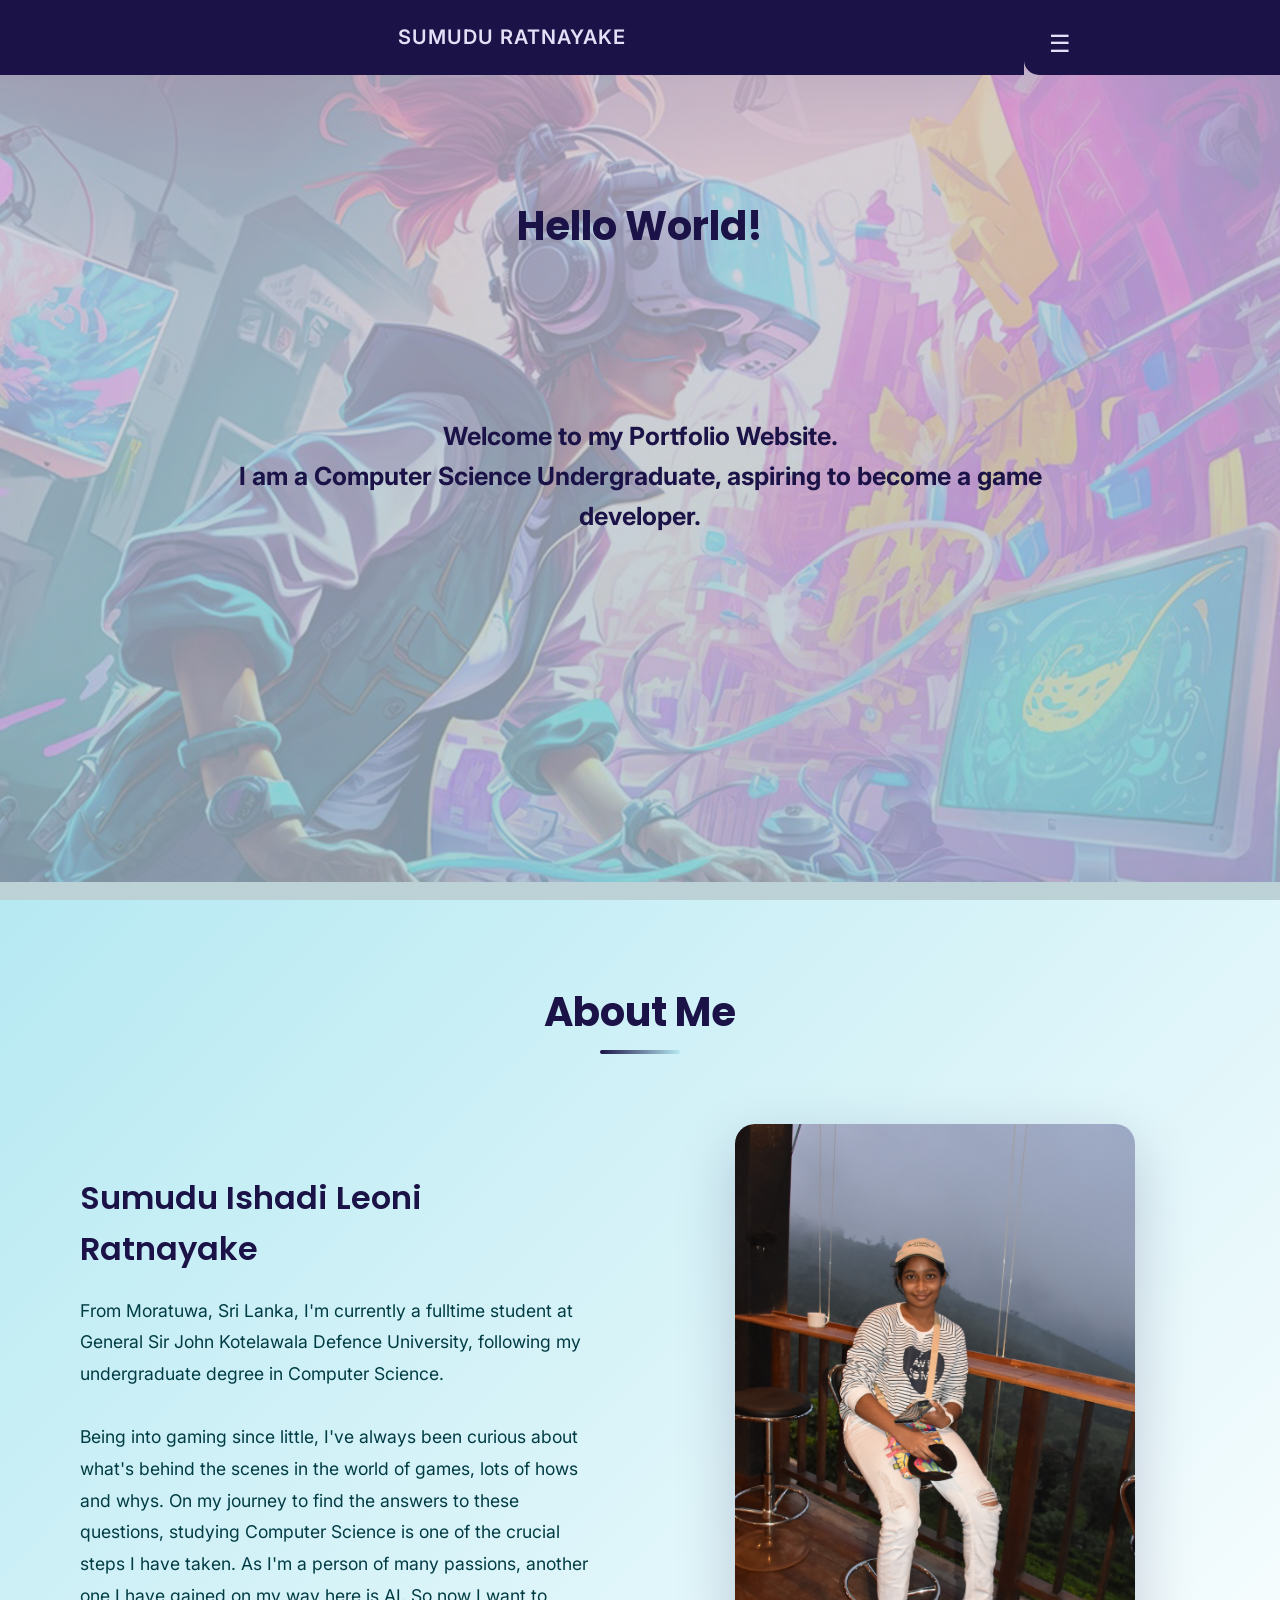
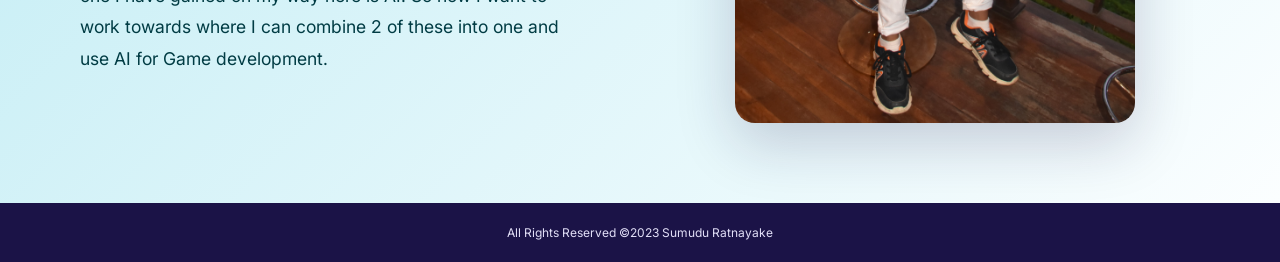
<file: index.html>
<!doctype html>
<html lang="en">

    <head>
        <title>Portfolio | Sumudu Ratnayake</title>
        <meta charset="UTF-8">
		<meta name="viewport" content="width=device-width, initial-scale=1.0">
        <link href="portfolio.css" rel="stylesheet" type="text/css">
        <link rel="stylesheet" href="https://cdnjs.cloudflare.com/ajax/libs/font-awesome/6.4.0/css/all.min.css">
        <link href="https://fonts.googleapis.com/css2?family=Inter:wght@300;400;500;600;700&family=Poppins:wght@400;500;600;700&display=swap" rel="stylesheet">
        <script type="text/javascript" src="portfolio.js"></script>

    </head>

    <body>
        <nav id="page" class="sticky">
            <div class="logo">
                SUMUDU RATNAYAKE
            </div>
            <div id="ullist">
                <ul class="links">
                <input type="checkbox" id="toggle" />
                <label for="toggle" class="hamburger">&#9776;</label> 
                <div class="menu">
                    <li><a href="index.html">Home</a></li>
                    <li><a href="projects.html">Projects</a></li>
                    <li><a href="resume.html">Resume</a></li>
                    <li><a href="achievements.html">Achievements</a></li>
                    <li><a href="research.html">Research</a></li>
                    <li><a href="contact.html">Contact</a></li>
                </div>
                </ul>
            </div>
        </nav>
        <div id="home">
            <header id="showcase">
                <h1>Hello World!</h1>
            </header>
    
            <div class="content" id="container">
                <p>Welcome to my Portfolio Website.<br>I am a Computer Science Undergraduate, aspiring to become a game developer.</p>
            </div>
        </div>

        <div id="about">
            <div class="section-container">
                <h1 class="section-title">About Me</h1>
                <div class="about-content">
                    <div class="about-text">
                        <h2 class="name-heading">Sumudu Ishadi Leoni Ratnayake</h2>
                        <p class="aboutp">
                            From Moratuwa, Sri Lanka, I'm currently a fulltime student at General Sir John Kotelawala Defence University, following my undergraduate degree in Computer Science.
                            <br><br>
                            Being into gaming since little, I've always been curious about what's behind the scenes in the world of games, lots of hows and whys. On my journey to find the answers to these questions,
                             studying Computer Science is one of the crucial steps I have taken. As I'm a person of many passions, another one I have gained on my way here is AI. So now I want to work towards where 
                             I can combine 2 of these into one and use AI for Game development.
                        </p>
                    </div>
                    <div class="about-image">
                        <img src="DSC_0876copy.JPG" alt="Sumudu Ratnayake" class="aboutpic">
                    </div>
                </div>
            </div>
        </div>

        <div class="foot">
            <footer>
               All Rights Reserved ©2023 Sumudu Ratnayake
            </footer>
        </div>

    </body>
</html>
</file>
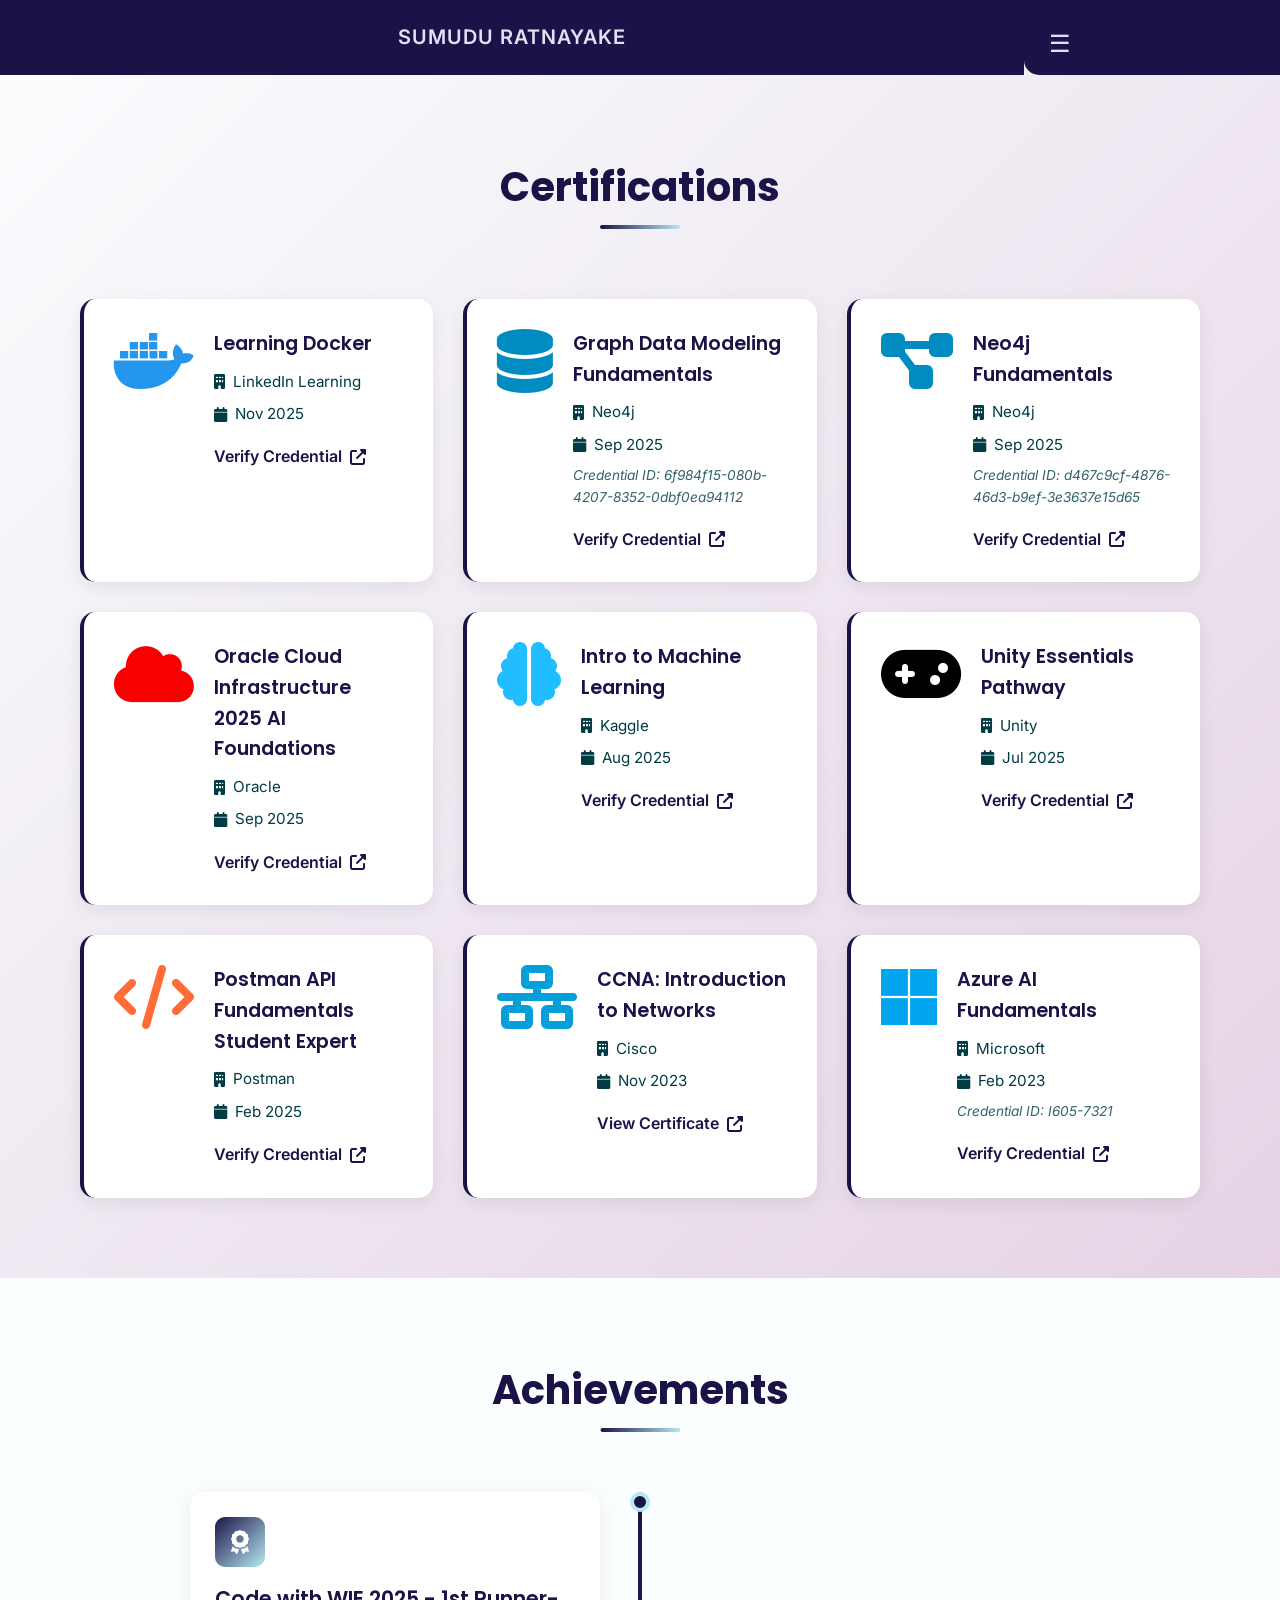
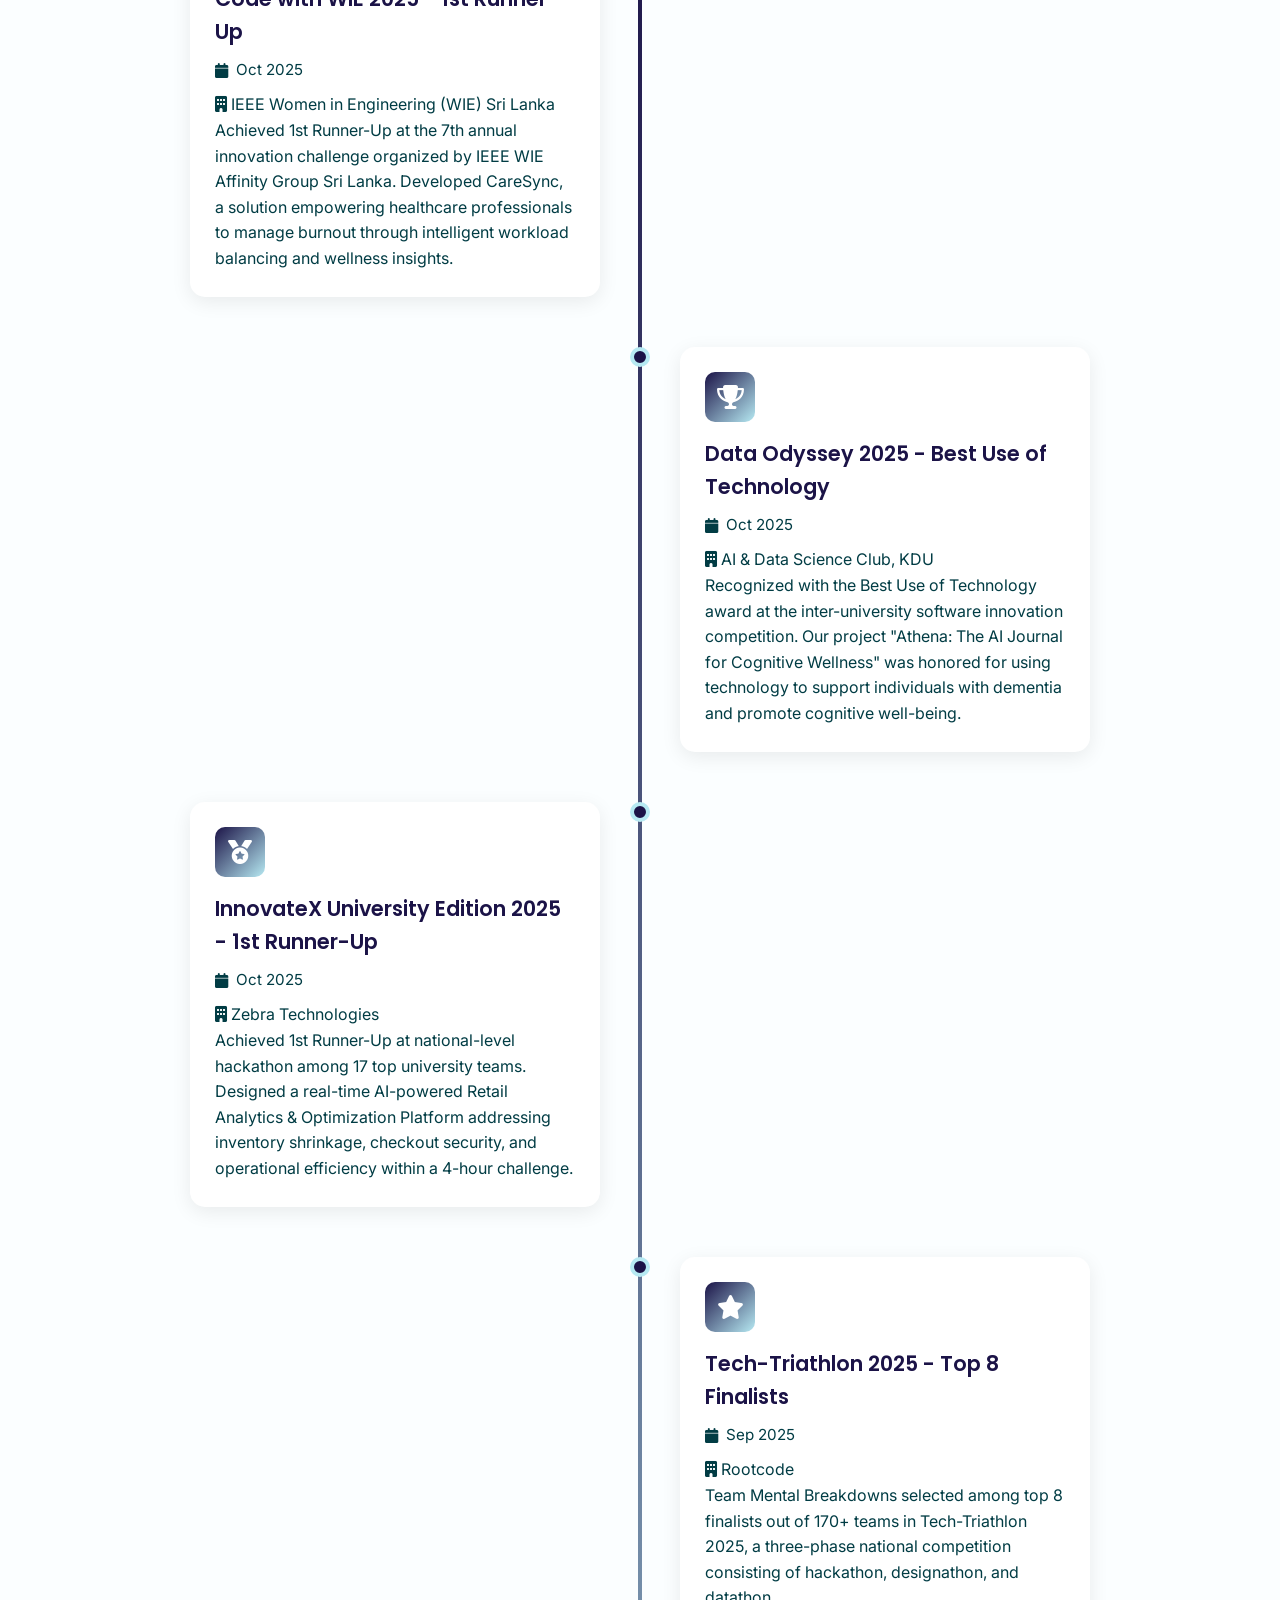
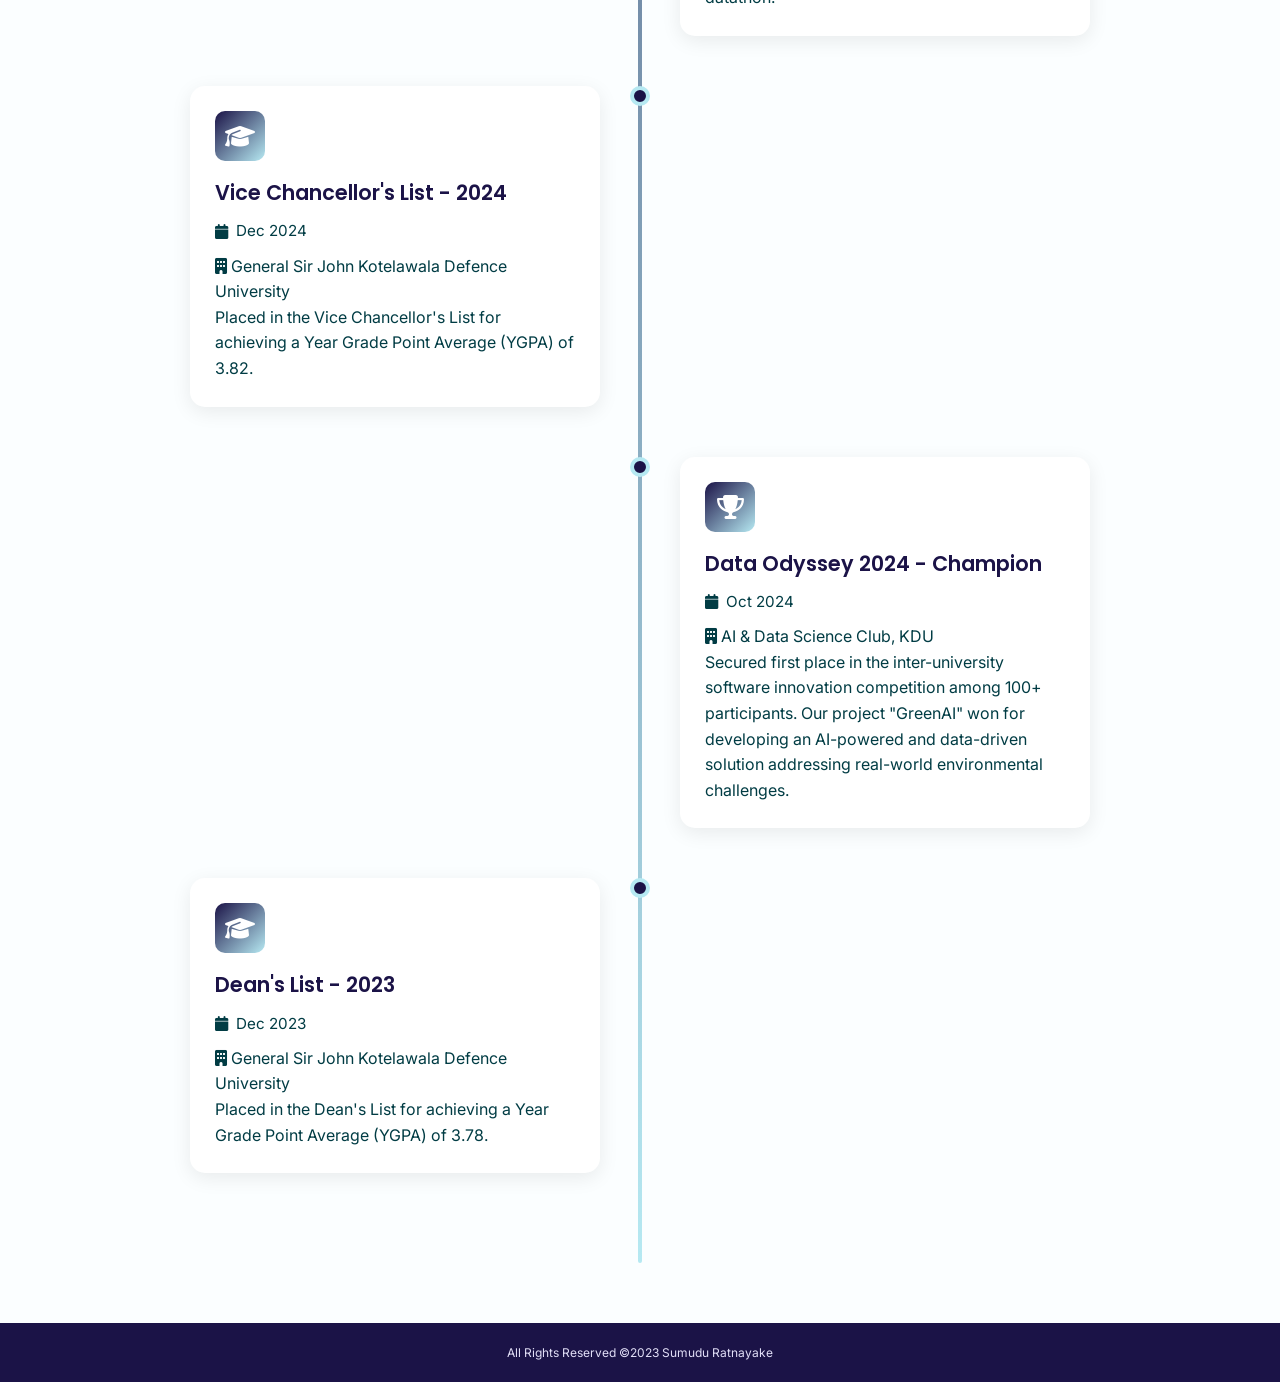
<file: achievements.html>
<!doctype html>
<html lang="en">

    <head>
        <title>Achievements | Sumudu Ratnayake</title>
        <meta charset="UTF-8">
		<meta name="viewport" content="width=device-width, initial-scale=1.0">
        <link href="portfolio.css" rel="stylesheet" type="text/css">
        <link rel="stylesheet" href="https://cdnjs.cloudflare.com/ajax/libs/font-awesome/6.4.0/css/all.min.css">
        <link href="https://fonts.googleapis.com/css2?family=Inter:wght@300;400;500;600;700&family=Poppins:wght@400;500;600;700&display=swap" rel="stylesheet">
        <script type="text/javascript" src="portfolio.js"></script>

    </head>

    <body style="margin: 0; padding: 0;">

        <nav id="page" style="position: fixed; top: 0; left: 0; right: 0; width: 100%; z-index: 1000;">
            <div class="logo">
                SUMUDU RATNAYAKE
            </div>
            <div id="ullist">
                <ul class="links">
                <input type="checkbox" id="toggle" />
                <label for="toggle" class="hamburger">&#9776;</label> 
                <div class="menu">
                    <li><a href="index.html">Home</a></li>
                    <li><a href="projects.html">Projects</a></li>
                    <li><a href="resume.html">Resume</a></li>
                    <li><a href="achievements.html">Achievements</a></li>
                    <li><a href="research.html">Research</a></li>
                    <li><a href="contact.html">Contact</a></li>
                </div>
                </ul>
            </div>
        </nav>

        <div id="certifications" style="padding-top: 75px;">
            <div class="section-container">
                <h1 class="section-title">Certifications</h1>
                <div class="certifications-grid">
                    
                    <!-- Docker -->
                    <div class="cert-card">
                        <div class="cert-logo">
                            <i class="fab fa-docker cert-icon" style="color: #2496ed;"></i>
                        </div>
                        <div class="cert-details">
                            <h3>Learning Docker</h3>
                            <p class="cert-issuer"><i class="fas fa-building"></i> LinkedIn Learning</p>
                            <p class="cert-date"><i class="fas fa-calendar"></i> Nov 2025</p>
                            <a href="https://www.linkedin.com/learning/certificates/8168558c4388a38edef72b39704c54c6fca58529348a004f16797e1db3778690" class="cert-link" target="_blank">
                                Verify Credential <i class="fas fa-external-link-alt"></i>
                            </a>
                        </div>
                    </div>

                    <!-- Neo4j Graph Data Modeling -->
                    <div class="cert-card">
                        <div class="cert-logo">
                            <i class="fas fa-database cert-icon" style="color: #008cc1;"></i>
                        </div>
                        <div class="cert-details">
                            <h3>Graph Data Modeling Fundamentals</h3>
                            <p class="cert-issuer"><i class="fas fa-building"></i> Neo4j</p>
                            <p class="cert-date"><i class="fas fa-calendar"></i> Sep 2025</p>
                            <p class="cert-id">Credential ID: 6f984f15-080b-4207-8352-0dbf0ea94112</p>
                            <a href="https://graphacademy.neo4j.com/c/6f984f15-080b-4207-8352-0dbf0ea94112/" class="cert-link" target="_blank">
                                Verify Credential <i class="fas fa-external-link-alt"></i>
                            </a>
                        </div>
                    </div>

                    <!-- Neo4j Fundamentals -->
                    <div class="cert-card">
                        <div class="cert-logo">
                            <i class="fas fa-project-diagram cert-icon" style="color: #008cc1;"></i>
                        </div>
                        <div class="cert-details">
                            <h3>Neo4j Fundamentals</h3>
                            <p class="cert-issuer"><i class="fas fa-building"></i> Neo4j</p>
                            <p class="cert-date"><i class="fas fa-calendar"></i> Sep 2025</p>
                            <p class="cert-id">Credential ID: d467c9cf-4876-46d3-b9ef-3e3637e15d65</p>
                            <a href="https://graphacademy.neo4j.com/c/d467c9cf-4876-46d3-b9ef-3e3637e15d65/" class="cert-link" target="_blank">
                                Verify Credential <i class="fas fa-external-link-alt"></i>
                            </a>
                        </div>
                    </div>

                    <!-- Oracle Cloud AI -->
                    <div class="cert-card">
                        <div class="cert-logo">
                            <i class="fas fa-cloud cert-icon" style="color: #f80000;"></i>
                        </div>
                        <div class="cert-details">
                            <h3>Oracle Cloud Infrastructure 2025 AI Foundations</h3>
                            <p class="cert-issuer"><i class="fas fa-building"></i> Oracle</p>
                            <p class="cert-date"><i class="fas fa-calendar"></i> Sep 2025</p>
                            <a href="https://catalog-education.oracle.com/pls/certview/sharebadge?id=BCA92DFDF1EE5C98047C5CD7EF1090710F40E633B651CD271D84425D0981BF90" class="cert-link" target="_blank">
                                Verify Credential <i class="fas fa-external-link-alt"></i>
                            </a>
                        </div>
                    </div>

                    <!-- Kaggle ML -->
                    <div class="cert-card">
                        <div class="cert-logo">
                            <i class="fas fa-brain cert-icon" style="color: #20beff;"></i>
                        </div>
                        <div class="cert-details">
                            <h3>Intro to Machine Learning</h3>
                            <p class="cert-issuer"><i class="fas fa-building"></i> Kaggle</p>
                            <p class="cert-date"><i class="fas fa-calendar"></i> Aug 2025</p>
                            <a href="https://www.kaggle.com/learn/certification/sumuu237/intro-to-machine-learning" class="cert-link" target="_blank">
                                Verify Credential <i class="fas fa-external-link-alt"></i>
                            </a>
                        </div>
                    </div>

                    <!-- Unity -->
                    <div class="cert-card">
                        <div class="cert-logo">
                            <i class="fas fa-gamepad cert-icon" style="color: #000000;"></i>
                        </div>
                        <div class="cert-details">
                            <h3>Unity Essentials Pathway</h3>
                            <p class="cert-issuer"><i class="fas fa-building"></i> Unity</p>
                            <p class="cert-date"><i class="fas fa-calendar"></i> Jul 2025</p>
                            <a href="https://www.credly.com/badges/20d7c767-4e53-460c-8d4c-192b02759373/linked_in_profile" class="cert-link" target="_blank">
                                Verify Credential <i class="fas fa-external-link-alt"></i>
                            </a>
                        </div>
                    </div>

                    <!-- Postman -->
                    <div class="cert-card">
                        <div class="cert-logo">
                            <i class="fas fa-code cert-icon" style="color: #ff6c37;"></i>
                        </div>
                        <div class="cert-details">
                            <h3>Postman API Fundamentals Student Expert</h3>
                            <p class="cert-issuer"><i class="fas fa-building"></i> Postman</p>
                            <p class="cert-date"><i class="fas fa-calendar"></i> Feb 2025</p>
                            <a href="https://api.badgr.io/public/assertions/yKS5WPrYQJC1nIIOwBfPUw" class="cert-link" target="_blank">
                                Verify Credential <i class="fas fa-external-link-alt"></i>
                            </a>
                        </div>
                    </div>

                    <!-- CCNA -->
                    <div class="cert-card">
                        <div class="cert-logo">
                            <i class="fas fa-network-wired cert-icon" style="color: #049fd9;"></i>
                        </div>
                        <div class="cert-details">
                            <h3>CCNA: Introduction to Networks</h3>
                            <p class="cert-issuer"><i class="fas fa-building"></i> Cisco</p>
                            <p class="cert-date"><i class="fas fa-calendar"></i> Nov 2023</p>
                            <a href="#" class="cert-link" target="_blank">
                                View Certificate <i class="fas fa-external-link-alt"></i>
                            </a>
                        </div>
                    </div>

                    <!-- Microsoft Azure AI -->
                    <div class="cert-card">
                        <div class="cert-logo">
                            <i class="fab fa-microsoft cert-icon" style="color: #00a4ef;"></i>
                        </div>
                        <div class="cert-details">
                            <h3>Azure AI Fundamentals</h3>
                            <p class="cert-issuer"><i class="fas fa-building"></i> Microsoft</p>
                            <p class="cert-date"><i class="fas fa-calendar"></i> Feb 2023</p>
                            <p class="cert-id">Credential ID: I605-7321</p>
                            <a href="https://www.credly.com/badges/e41626c1-8082-491c-a89e-391a0294e5dc/public_url" class="cert-link" target="_blank">
                                Verify Credential <i class="fas fa-external-link-alt"></i>
                            </a>
                        </div>
                    </div>

                </div>
            </div>
        </div>

        <div id="achievements">
            <div class="section-container">
                <h1 class="section-title">Achievements</h1>
                <div class="timeline">
                    <!-- Code with WIE 2025 -->
                    <div class="timeline-item">
                        <div class="timeline-dot"></div>
                        <div class="timeline-content">
                            <div class="timeline-icon"><i class="fas fa-award"></i></div>
                            <h3>Code with WIE 2025 - 1st Runner-Up</h3>
                            <p class="timeline-date"><i class="fas fa-calendar"></i> Oct 2025</p>
                            <p class="timeline-issuer"><i class="fas fa-building"></i> IEEE Women in Engineering (WIE) Sri Lanka</p>
                            <p>Achieved 1st Runner-Up at the 7th annual innovation challenge organized by IEEE WIE Affinity Group Sri Lanka. Developed CareSync, a solution empowering healthcare professionals to manage burnout through intelligent workload balancing and wellness insights.</p>
                        </div>
                    </div>

                    <!-- Data Odyssey 2025 -->
                    <div class="timeline-item">
                        <div class="timeline-dot"></div>
                        <div class="timeline-content">
                            <div class="timeline-icon"><i class="fas fa-trophy"></i></div>
                            <h3>Data Odyssey 2025 - Best Use of Technology</h3>
                            <p class="timeline-date"><i class="fas fa-calendar"></i> Oct 2025</p>
                            <p class="timeline-issuer"><i class="fas fa-building"></i> AI & Data Science Club, KDU</p>
                            <p>Recognized with the Best Use of Technology award at the inter-university software innovation competition. Our project "Athena: The AI Journal for Cognitive Wellness" was honored for using technology to support individuals with dementia and promote cognitive well-being.</p>
                        </div>
                    </div>

                    <!-- InnovateX 2025 -->
                    <div class="timeline-item">
                        <div class="timeline-dot"></div>
                        <div class="timeline-content">
                            <div class="timeline-icon"><i class="fas fa-medal"></i></div>
                            <h3>InnovateX University Edition 2025 - 1st Runner-Up</h3>
                            <p class="timeline-date"><i class="fas fa-calendar"></i> Oct 2025</p>
                            <p class="timeline-issuer"><i class="fas fa-building"></i> Zebra Technologies</p>
                            <p>Achieved 1st Runner-Up at national-level hackathon among 17 top university teams. Designed a real-time AI-powered Retail Analytics & Optimization Platform addressing inventory shrinkage, checkout security, and operational efficiency within a 4-hour challenge.</p>
                        </div>
                    </div>

                    <!-- Tech Triathlon 2025 -->
                    <div class="timeline-item">
                        <div class="timeline-dot"></div>
                        <div class="timeline-content">
                            <div class="timeline-icon"><i class="fas fa-star"></i></div>
                            <h3>Tech-Triathlon 2025 - Top 8 Finalists</h3>
                            <p class="timeline-date"><i class="fas fa-calendar"></i> Sep 2025</p>
                            <p class="timeline-issuer"><i class="fas fa-building"></i> Rootcode</p>
                            <p>Team Mental Breakdowns selected among top 8 finalists out of 170+ teams in Tech-Triathlon 2025, a three-phase national competition consisting of hackathon, designathon, and datathon.</p>
                        </div>
                    </div>

                    <!-- Vice Chancellor's List 2024 -->
                    <div class="timeline-item">
                        <div class="timeline-dot"></div>
                        <div class="timeline-content">
                            <div class="timeline-icon"><i class="fas fa-graduation-cap"></i></div>
                            <h3>Vice Chancellor's List - 2024</h3>
                            <p class="timeline-date"><i class="fas fa-calendar"></i> Dec 2024</p>
                            <p class="timeline-issuer"><i class="fas fa-building"></i> General Sir John Kotelawala Defence University</p>
                            <p>Placed in the Vice Chancellor's List for achieving a Year Grade Point Average (YGPA) of 3.82.</p>
                        </div>
                    </div>

                    <!-- Data Odyssey 2024 -->
                    <div class="timeline-item">
                        <div class="timeline-dot"></div>
                        <div class="timeline-content">
                            <div class="timeline-icon"><i class="fas fa-trophy"></i></div>
                            <h3>Data Odyssey 2024 - Champion</h3>
                            <p class="timeline-date"><i class="fas fa-calendar"></i> Oct 2024</p>
                            <p class="timeline-issuer"><i class="fas fa-building"></i> AI & Data Science Club, KDU</p>
                            <p>Secured first place in the inter-university software innovation competition among 100+ participants. Our project "GreenAI" won for developing an AI-powered and data-driven solution addressing real-world environmental challenges.</p>
                        </div>
                    </div>

                    <!-- Dean's List 2023 -->
                    <div class="timeline-item">
                        <div class="timeline-dot"></div>
                        <div class="timeline-content">
                            <div class="timeline-icon"><i class="fas fa-graduation-cap"></i></div>
                            <h3>Dean's List - 2023</h3>
                            <p class="timeline-date"><i class="fas fa-calendar"></i> Dec 2023</p>
                            <p class="timeline-issuer"><i class="fas fa-building"></i> General Sir John Kotelawala Defence University</p>
                            <p>Placed in the Dean's List for achieving a Year Grade Point Average (YGPA) of 3.78.</p>
                        </div>
                    </div>
                </div>
            </div>
        </div>

        <div class="foot">
            <footer>
               All Rights Reserved ©2023 Sumudu Ratnayake
            </footer>
        </div>

    </body>
</html>
</file>
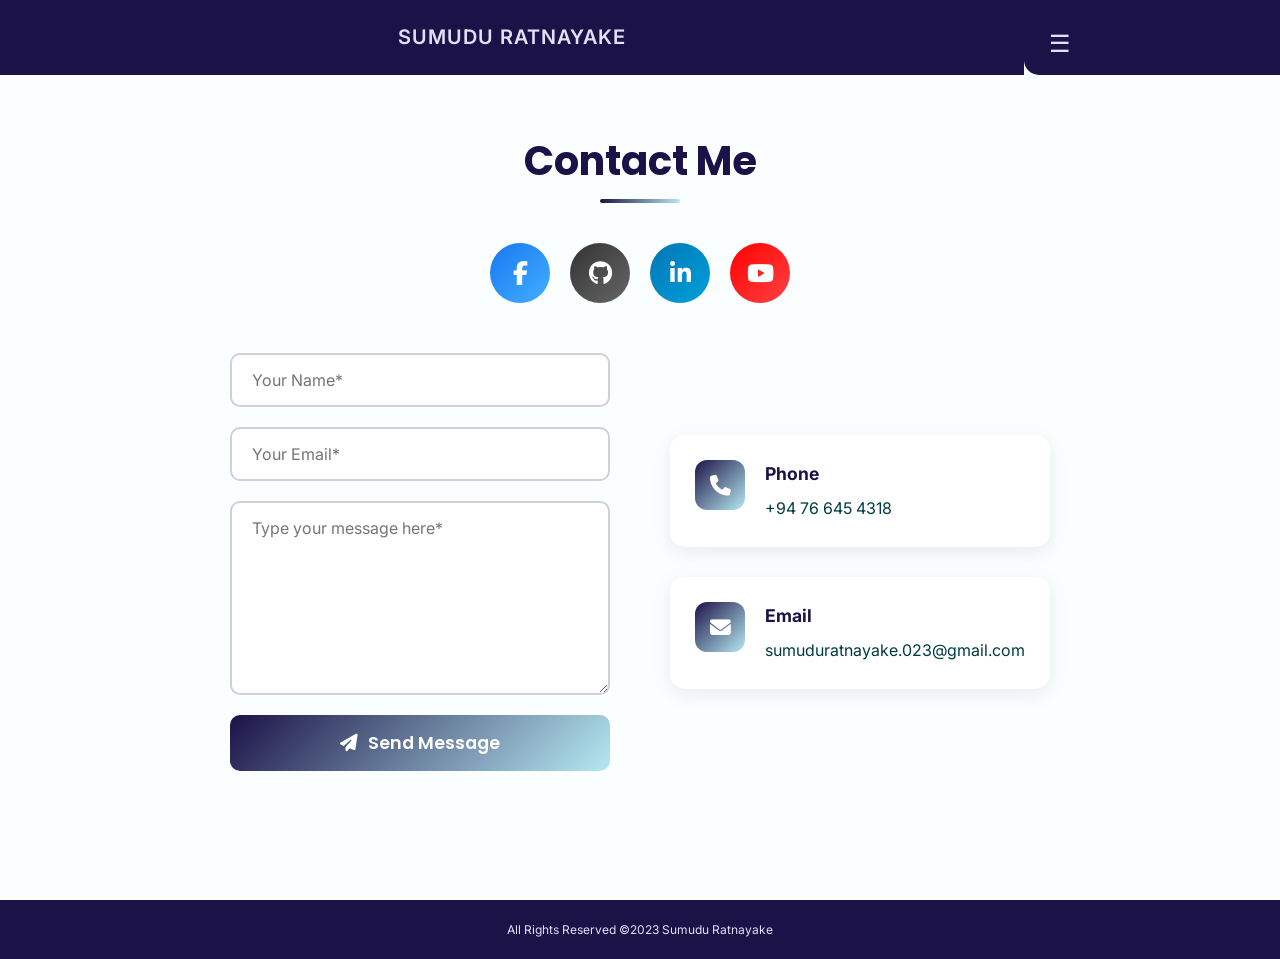
<file: contact.html>
<!doctype html>
<html lang="en">

    <head>
        <title>Contact | Sumudu Ratnayake</title>
        <meta charset="UTF-8">
		<meta name="viewport" content="width=device-width, initial-scale=1.0">
        <link href="portfolio.css" rel="stylesheet" type="text/css">
        <link rel="stylesheet" href="https://cdnjs.cloudflare.com/ajax/libs/font-awesome/6.4.0/css/all.min.css">
        <link href="https://fonts.googleapis.com/css2?family=Inter:wght@300;400;500;600;700&family=Poppins:wght@400;500;600;700&display=swap" rel="stylesheet">
        <script type="text/javascript" src="portfolio.js"></script>

    </head>

    <body>

        <nav id="page" class="sticky">
            <div class="logo">
                <p><center>SUMUDU RATNAYAKE</center></p></div>
            <div id="ullist">
                <ul class="links">
                <input type="checkbox" id="toggle" />
                <label for="toggle" class="hamburger">&#9776;</label> 
                <div class="menu">
                    <li><a href="index.html">Home</a></li>
                    <li><a href="projects.html">Projects</a></li>
                    <li><a href="resume.html">Resume</a></li>
                    <li><a href="achievements.html">Achievements</a></li>
                    <li><a href="research.html">Research</a></li>
                    <li><a href="contact.html">Contact</a></li>
                </div>
                </ul>
            </div>
        </nav>

        <div id="contactt">
            <div class="section-container">
                <h1 class="section-title">Contact Me</h1>
                
                <div class="social-links">
                    <a href="https://www.w3schools.com" target="_blank" class="social-icon facebook">
                        <i class="fab fa-facebook-f"></i>
                    </a>
                    <a href="https://github.com/Lilvamp237" target="_blank" class="social-icon github">
                        <i class="fab fa-github"></i>
                    </a>
                    <a href="https://linkedin.com/in/sumudu-ratnayake-782b90235" target="_blank" class="social-icon linkedin">
                        <i class="fab fa-linkedin-in"></i>
                    </a>
                    <a href="https://youtube.com/@saranghealeeteamin2279?si=CNdapUeeun-YmtL1" target="_blank" class="social-icon youtube">
                        <i class="fab fa-youtube"></i>
                    </a>
                </div>

                <div class="contact-content">
                    <form action="https://formspree.io/f/mldpwywq" method="POST" name="formm" id="feedbackForm" class="contact-form">
                        <div class="form-group">
                            <input type="text" name="name" placeholder="Your Name*" class="form-input" required>
                        </div>
                        <div class="form-group">
                            <input type="email" name="email" placeholder="Your Email*" class="form-input" required>
                        </div>
                        <div class="form-group">
                            <textarea name="message" rows="8" placeholder="Type your message here*" class="form-textarea" required></textarea>
                        </div>
                        <button type="submit" class="submit-btn">
                            <i class="fas fa-paper-plane"></i> Send Message
                        </button>
                    </form>

                    <div class="contact-info">
                        <div class="info-item">
                            <div class="info-icon"><i class="fas fa-phone"></i></div>
                            <div class="info-text">
                                <h4>Phone</h4>
                                <p>+94 76 645 4318</p>
                            </div>
                        </div>
                        <div class="info-item">
                            <div class="info-icon"><i class="fas fa-envelope"></i></div>
                            <div class="info-text">
                                <h4>Email</h4>
                                <p><a href="mailto:sumuduratnayake.023@gmail.com">sumuduratnayake.023@gmail.com</a></p>
                            </div>
                        </div>
                    </div>
                </div>
            </div>
        </div>

        <div class="foot">
            <footer>
               All Rights Reserved ©2023 Sumudu Ratnayake
            </footer>
        </div>

    </body>
</html>
</file>
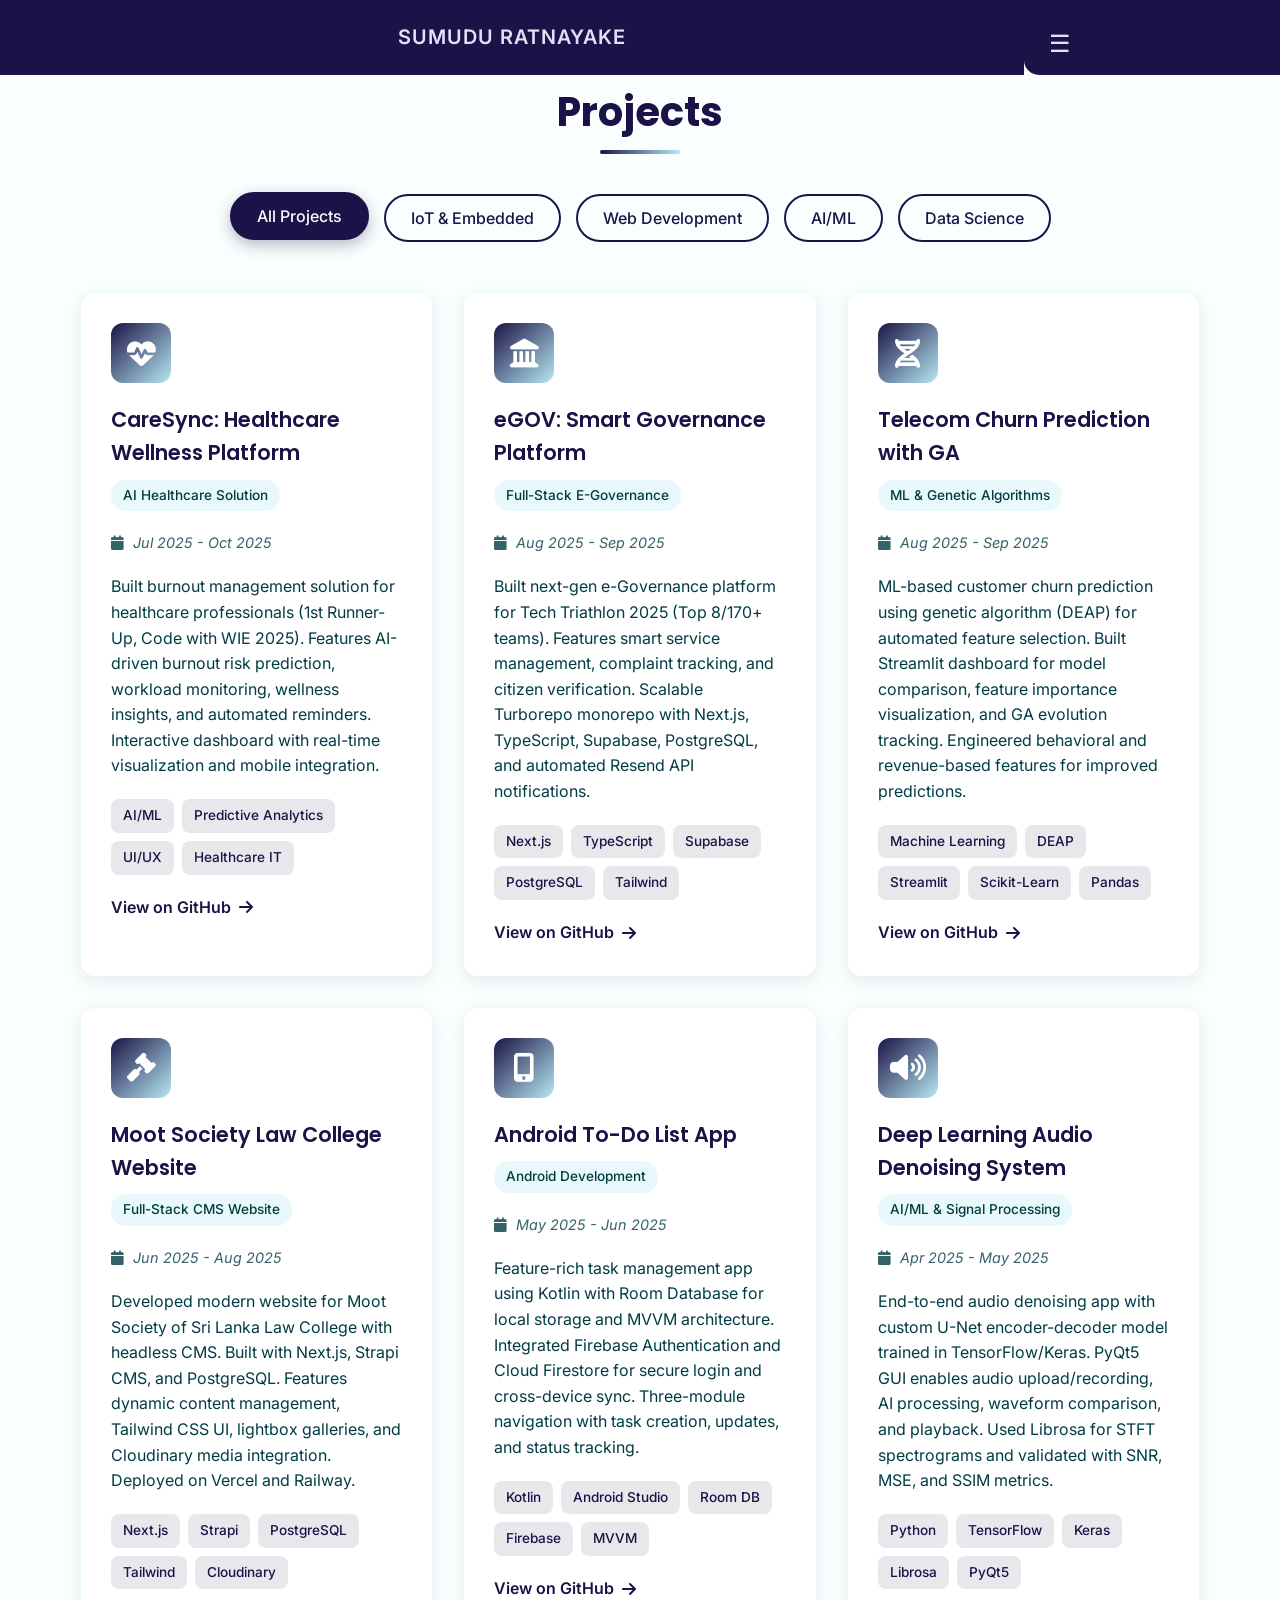
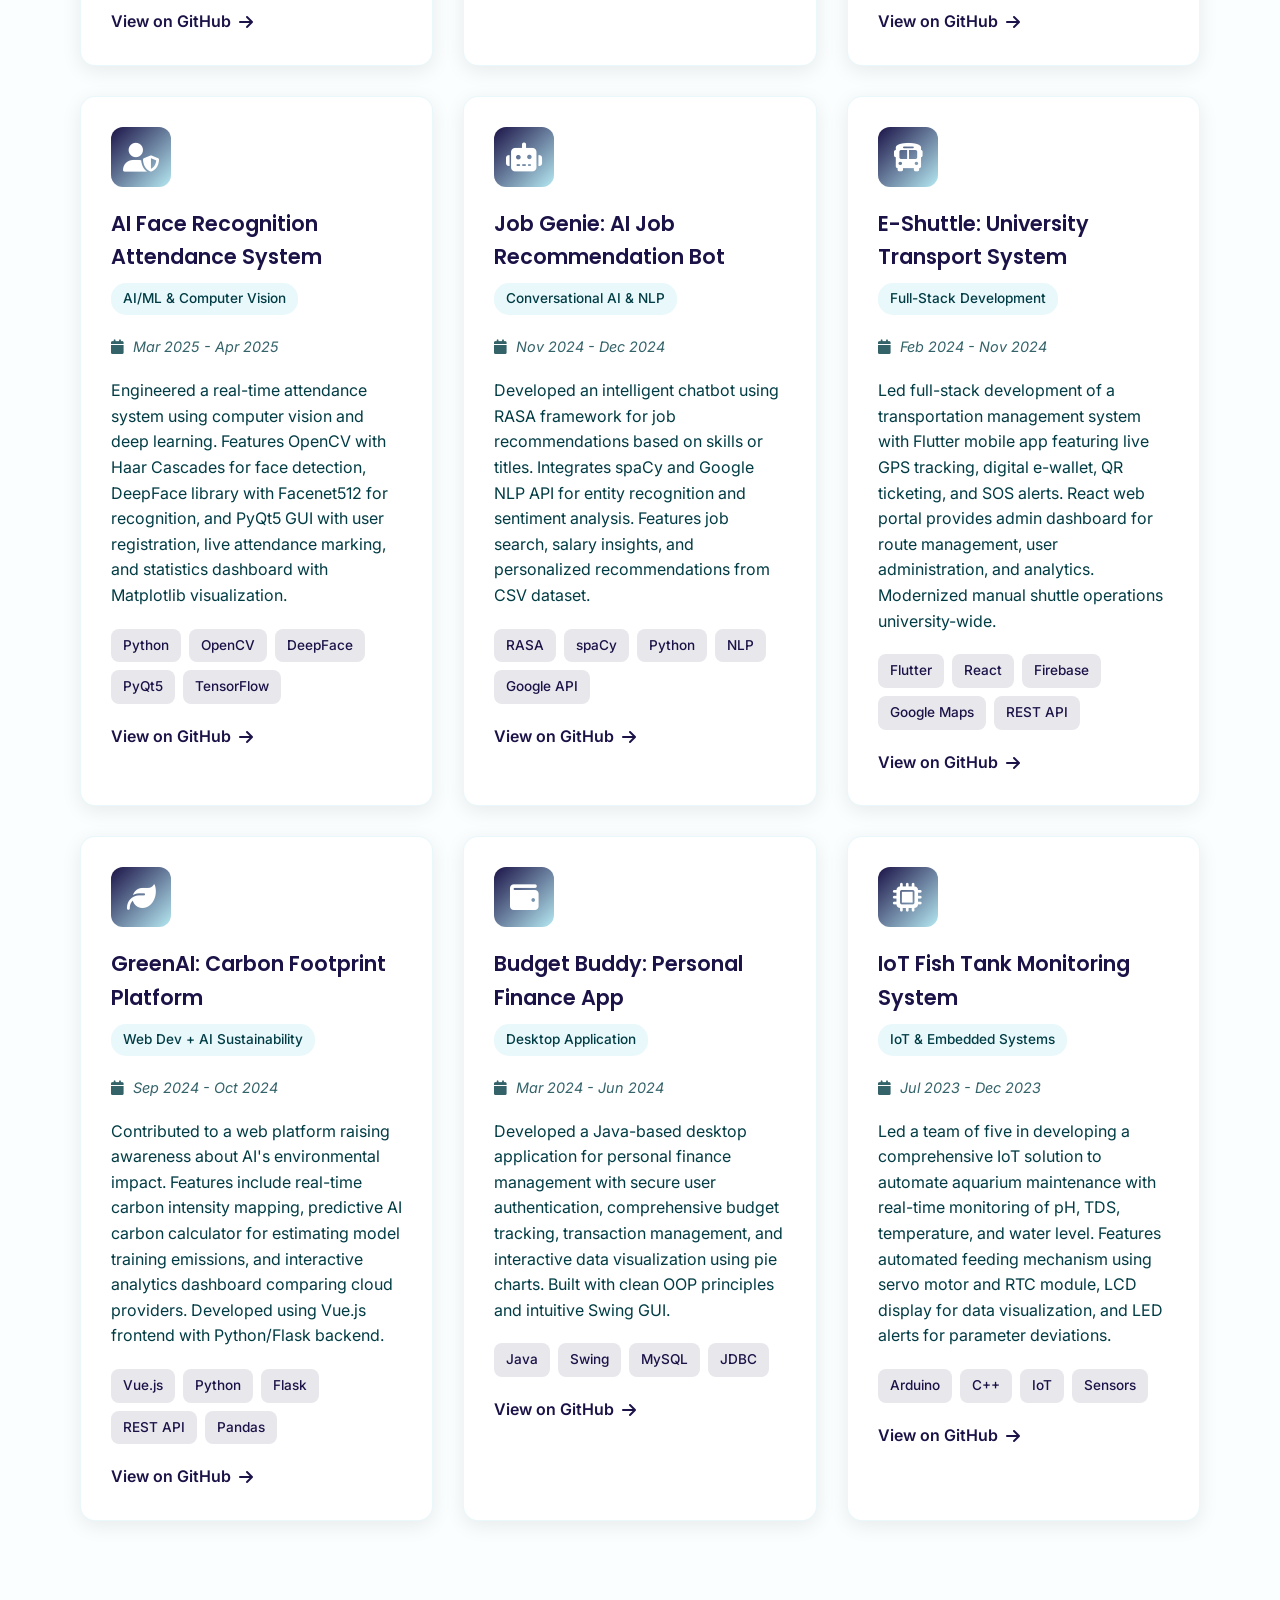
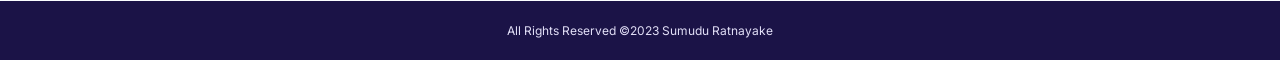
<file: projects.html>
<!doctype html>
<html lang="en">

    <head>
        <title>Projects | Sumudu Ratnayake</title>
        <meta charset="UTF-8">
		<meta name="viewport" content="width=device-width, initial-scale=1.0">
        <link href="portfolio.css" rel="stylesheet" type="text/css">
        <link rel="stylesheet" href="https://cdnjs.cloudflare.com/ajax/libs/font-awesome/6.4.0/css/all.min.css">
        <link href="https://fonts.googleapis.com/css2?family=Inter:wght@300;400;500;600;700&family=Poppins:wght@400;500;600;700&display=swap" rel="stylesheet">
        <script type="text/javascript" src="portfolio.js"></script>

    </head>

    <body>

        <nav id="page" class="sticky">
            <div class="logo">
                <p><center>SUMUDU RATNAYAKE</center></p></div>
            <div id="ullist">
                <ul class="links">
                <input type="checkbox" id="toggle" />
                <label for="toggle" class="hamburger">&#9776;</label> 
                <div class="menu">
                    <li><a href="index.html">Home</a></li>
                    <li><a href="projects.html">Projects</a></li>
                    <li><a href="resume.html">Resume</a></li>
                    <li><a href="achievements.html">Achievements</a></li>
                    <li><a href="research.html">Research</a></li>
                    <li><a href="contact.html">Contact</a></li>
                </div>
                </ul>
            </div>
        </nav>

        <div id="projects">
            <div class="section-container">
                <h1 class="section-title">Projects</h1>
                
                <div class="project-categories">
                    <div class="category-tabs">
                        <button class="tab-btn active" onclick="filterProjects('all')">All Projects</button>
                        <button class="tab-btn" onclick="filterProjects('iot')">IoT & Embedded</button>
                        <button class="tab-btn" onclick="filterProjects('web-dev')">Web Development</button>
                        <button class="tab-btn" onclick="filterProjects('ai-ml')">AI/ML</button>
                        <button class="tab-btn" onclick="filterProjects('data-science')">Data Science</button>
                    </div>
                </div>

                <div class="projects-grid">
                    <!-- CareSync - Latest -->
                    <div class="project-card" data-category="ai-ml">
                        <div class="project-icon"><i class="fas fa-heartbeat"></i></div>
                        <h3>CareSync: Healthcare Wellness Platform</h3>
                        <p class="project-category-tag">AI Healthcare Solution</p>
                        <p class="project-date"><i class="fas fa-calendar"></i> Jul 2025 - Oct 2025</p>
                        <p>Built burnout management solution for healthcare professionals (1st Runner-Up, Code with WIE 2025). Features AI-driven burnout risk prediction, workload monitoring, wellness insights, and automated reminders. Interactive dashboard with real-time visualization and mobile integration.</p>
                        <div class="project-tech">
                            <span class="tech-tag">AI/ML</span>
                            <span class="tech-tag">Predictive Analytics</span>
                            <span class="tech-tag">UI/UX</span>
                            <span class="tech-tag">Healthcare IT</span>
                        </div>
                        <a href="https://github.com/Lilvamp237/cww" target="_blank" class="project-link">View on GitHub <i class="fas fa-arrow-right"></i></a>
                    </div>

                    <!-- eGOV -->
                    <div class="project-card" data-category="web-dev">
                        <div class="project-icon"><i class="fas fa-landmark"></i></div>
                        <h3>eGOV: Smart Governance Platform</h3>
                        <p class="project-category-tag">Full-Stack E-Governance</p>
                        <p class="project-date"><i class="fas fa-calendar"></i> Aug 2025 - Sep 2025</p>
                        <p>Built next-gen e-Governance platform for Tech Triathlon 2025 (Top 8/170+ teams). Features smart service management, complaint tracking, and citizen verification. Scalable Turborepo monorepo with Next.js, TypeScript, Supabase, PostgreSQL, and automated Resend API notifications.</p>
                        <div class="project-tech">
                            <span class="tech-tag">Next.js</span>
                            <span class="tech-tag">TypeScript</span>
                            <span class="tech-tag">Supabase</span>
                            <span class="tech-tag">PostgreSQL</span>
                            <span class="tech-tag">Tailwind</span>
                        </div>
                        <a href="https://github.com/HasinduNimesh/Mental-Breakdown_eGOV" target="_blank" class="project-link">View on GitHub <i class="fas fa-arrow-right"></i></a>
                    </div>

                    <!-- Telecom Churn -->
                    <div class="project-card" data-category="ai-ml data-science">
                        <div class="project-icon"><i class="fas fa-dna"></i></div>
                        <h3>Telecom Churn Prediction with GA</h3>
                        <p class="project-category-tag">ML & Genetic Algorithms</p>
                        <p class="project-date"><i class="fas fa-calendar"></i> Aug 2025 - Sep 2025</p>
                        <p>ML-based customer churn prediction using genetic algorithm (DEAP) for automated feature selection. Built Streamlit dashboard for model comparison, feature importance visualization, and GA evolution tracking. Engineered behavioral and revenue-based features for improved predictions.</p>
                        <div class="project-tech">
                            <span class="tech-tag">Machine Learning</span>
                            <span class="tech-tag">DEAP</span>
                            <span class="tech-tag">Streamlit</span>
                            <span class="tech-tag">Scikit-Learn</span>
                            <span class="tech-tag">Pandas</span>
                        </div>
                        <a href="https://github.com/Lilvamp237/telecom-churn-prediction" target="_blank" class="project-link">View on GitHub <i class="fas fa-arrow-right"></i></a>
                    </div>

                    <!-- Moot Society Website -->
                    <div class="project-card" data-category="web-dev">
                        <div class="project-icon"><i class="fas fa-gavel"></i></div>
                        <h3>Moot Society Law College Website</h3>
                        <p class="project-category-tag">Full-Stack CMS Website</p>
                        <p class="project-date"><i class="fas fa-calendar"></i> Jun 2025 - Aug 2025</p>
                        <p>Developed modern website for Moot Society of Sri Lanka Law College with headless CMS. Built with Next.js, Strapi CMS, and PostgreSQL. Features dynamic content management, Tailwind CSS UI, lightbox galleries, and Cloudinary media integration. Deployed on Vercel and Railway.</p>
                        <div class="project-tech">
                            <span class="tech-tag">Next.js</span>
                            <span class="tech-tag">Strapi</span>
                            <span class="tech-tag">PostgreSQL</span>
                            <span class="tech-tag">Tailwind</span>
                            <span class="tech-tag">Cloudinary</span>
                        </div>
                        <a href="https://github.com/Lilvamp237/moot-society-website" target="_blank" class="project-link">View on GitHub <i class="fas fa-arrow-right"></i></a>
                    </div>

                    <!-- Android To-Do App -->
                    <div class="project-card" data-category="web-dev">
                        <div class="project-icon"><i class="fas fa-mobile-alt"></i></div>
                        <h3>Android To-Do List App</h3>
                        <p class="project-category-tag">Android Development</p>
                        <p class="project-date"><i class="fas fa-calendar"></i> May 2025 - Jun 2025</p>
                        <p>Feature-rich task management app using Kotlin with Room Database for local storage and MVVM architecture. Integrated Firebase Authentication and Cloud Firestore for secure login and cross-device sync. Three-module navigation with task creation, updates, and status tracking.</p>
                        <div class="project-tech">
                            <span class="tech-tag">Kotlin</span>
                            <span class="tech-tag">Android Studio</span>
                            <span class="tech-tag">Room DB</span>
                            <span class="tech-tag">Firebase</span>
                            <span class="tech-tag">MVVM</span>
                        </div>
                        <a href="https://github.com/Lilvamp237/SumudusToDoList" target="_blank" class="project-link">View on GitHub <i class="fas fa-arrow-right"></i></a>
                    </div>

                    <!-- Audio Denoising -->
                    <div class="project-card" data-category="ai-ml">
                        <div class="project-icon"><i class="fas fa-volume-up"></i></div>
                        <h3>Deep Learning Audio Denoising System</h3>
                        <p class="project-category-tag">AI/ML & Signal Processing</p>
                        <p class="project-date"><i class="fas fa-calendar"></i> Apr 2025 - May 2025</p>
                        <p>End-to-end audio denoising app with custom U-Net encoder-decoder model trained in TensorFlow/Keras. PyQt5 GUI enables audio upload/recording, AI processing, waveform comparison, and playback. Used Librosa for STFT spectrograms and validated with SNR, MSE, and SSIM metrics.</p>
                        <div class="project-tech">
                            <span class="tech-tag">Python</span>
                            <span class="tech-tag">TensorFlow</span>
                            <span class="tech-tag">Keras</span>
                            <span class="tech-tag">Librosa</span>
                            <span class="tech-tag">PyQt5</span>
                        </div>
                        <a href="https://github.com/Lilvamp237" target="_blank" class="project-link">View on GitHub <i class="fas fa-arrow-right"></i></a>
                    </div>

                    <!-- AI Face Recognition -->
                    <div class="project-card" data-category="ai-ml">
                        <div class="project-icon"><i class="fas fa-user-shield"></i></div>
                        <h3>AI Face Recognition Attendance System</h3>
                        <p class="project-category-tag">AI/ML & Computer Vision</p>
                        <p class="project-date"><i class="fas fa-calendar"></i> Mar 2025 - Apr 2025</p>
                        <p>Engineered a real-time attendance system using computer vision and deep learning. Features OpenCV with Haar Cascades for face detection, DeepFace library with Facenet512 for recognition, and PyQt5 GUI with user registration, live attendance marking, and statistics dashboard with Matplotlib visualization.</p>
                        <div class="project-tech">
                            <span class="tech-tag">Python</span>
                            <span class="tech-tag">OpenCV</span>
                            <span class="tech-tag">DeepFace</span>
                            <span class="tech-tag">PyQt5</span>
                            <span class="tech-tag">TensorFlow</span>
                        </div>
                        <a href="https://github.com/Lilvamp237/face_recognition_attendance_system" target="_blank" class="project-link">View on GitHub <i class="fas fa-arrow-right"></i></a>
                    </div>

                    <!-- Job Genie Chatbot -->
                    <div class="project-card" data-category="ai-ml">
                        <div class="project-icon"><i class="fas fa-robot"></i></div>
                        <h3>Job Genie: AI Job Recommendation Bot</h3>
                        <p class="project-category-tag">Conversational AI & NLP</p>
                        <p class="project-date"><i class="fas fa-calendar"></i> Nov 2024 - Dec 2024</p>
                        <p>Developed an intelligent chatbot using RASA framework for job recommendations based on skills or titles. Integrates spaCy and Google NLP API for entity recognition and sentiment analysis. Features job search, salary insights, and personalized recommendations from CSV dataset.</p>
                        <div class="project-tech">
                            <span class="tech-tag">RASA</span>
                            <span class="tech-tag">spaCy</span>
                            <span class="tech-tag">Python</span>
                            <span class="tech-tag">NLP</span>
                            <span class="tech-tag">Google API</span>
                        </div>
                        <a href="https://github.com/Lilvamp237" target="_blank" class="project-link">View on GitHub <i class="fas fa-arrow-right"></i></a>
                    </div>

                    <!-- E-Shuttle -->
                    <div class="project-card" data-category="web-dev">
                        <div class="project-icon"><i class="fas fa-bus"></i></div>
                        <h3>E-Shuttle: University Transport System</h3>
                        <p class="project-category-tag">Full-Stack Development</p>
                        <p class="project-date"><i class="fas fa-calendar"></i> Feb 2024 - Nov 2024</p>
                        <p>Led full-stack development of a transportation management system with Flutter mobile app featuring live GPS tracking, digital e-wallet, QR ticketing, and SOS alerts. React web portal provides admin dashboard for route management, user administration, and analytics. Modernized manual shuttle operations university-wide.</p>
                        <div class="project-tech">
                            <span class="tech-tag">Flutter</span>
                            <span class="tech-tag">React</span>
                            <span class="tech-tag">Firebase</span>
                            <span class="tech-tag">Google Maps</span>
                            <span class="tech-tag">REST API</span>
                        </div>
                        <a href="https://github.com/Lilvamp237" target="_blank" class="project-link">View on GitHub <i class="fas fa-arrow-right"></i></a>
                    </div>

                    <!-- Web Development + AI -->
                    <div class="project-card" data-category="web-dev ai-ml">
                        <div class="project-icon"><i class="fas fa-leaf"></i></div>
                        <h3>GreenAI: Carbon Footprint Platform</h3>
                        <p class="project-category-tag">Web Dev + AI Sustainability</p>
                        <p class="project-date"><i class="fas fa-calendar"></i> Sep 2024 - Oct 2024</p>
                        <p>Contributed to a web platform raising awareness about AI's environmental impact. Features include real-time carbon intensity mapping, predictive AI carbon calculator for estimating model training emissions, and interactive analytics dashboard comparing cloud providers. Developed using Vue.js frontend with Python/Flask backend.</p>
                        <div class="project-tech">
                            <span class="tech-tag">Vue.js</span>
                            <span class="tech-tag">Python</span>
                            <span class="tech-tag">Flask</span>
                            <span class="tech-tag">REST API</span>
                            <span class="tech-tag">Pandas</span>
                        </div>
                        <a href="https://github.com/Lilvamp237/green-ai-new" target="_blank" class="project-link">View on GitHub <i class="fas fa-arrow-right"></i></a>
                    </div>

                    <!-- Java Desktop App -->
                    <div class="project-card" data-category="data-science">
                        <div class="project-icon"><i class="fas fa-wallet"></i></div>
                        <h3>Budget Buddy: Personal Finance App</h3>
                        <p class="project-category-tag">Desktop Application</p>
                        <p class="project-date"><i class="fas fa-calendar"></i> Mar 2024 - Jun 2024</p>
                        <p>Developed a Java-based desktop application for personal finance management with secure user authentication, comprehensive budget tracking, transaction management, and interactive data visualization using pie charts. Built with clean OOP principles and intuitive Swing GUI.</p>
                        <div class="project-tech">
                            <span class="tech-tag">Java</span>
                            <span class="tech-tag">Swing</span>
                            <span class="tech-tag">MySQL</span>
                            <span class="tech-tag">JDBC</span>
                        </div>
                        <a href="https://github.com/Lilvamp237/Budget-Buddy---Financial-Tracker" target="_blank" class="project-link">View on GitHub <i class="fas fa-arrow-right"></i></a>
                    </div>

                    <!-- IoT Project -->
                    <div class="project-card" data-category="iot">
                        <div class="project-icon"><i class="fas fa-microchip"></i></div>
                        <h3>IoT Fish Tank Monitoring System</h3>
                        <p class="project-category-tag">IoT & Embedded Systems</p>
                        <p class="project-date"><i class="fas fa-calendar"></i> Jul 2023 - Dec 2023</p>
                        <p>Led a team of five in developing a comprehensive IoT solution to automate aquarium maintenance with real-time monitoring of pH, TDS, temperature, and water level. Features automated feeding mechanism using servo motor and RTC module, LCD display for data visualization, and LED alerts for parameter deviations.</p>
                        <div class="project-tech">
                            <span class="tech-tag">Arduino</span>
                            <span class="tech-tag">C++</span>
                            <span class="tech-tag">IoT</span>
                            <span class="tech-tag">Sensors</span>
                        </div>
                        <a href="https://github.com/Lilvamp237" target="_blank" class="project-link">View on GitHub <i class="fas fa-arrow-right"></i></a>
                    </div>
                </div>
            </div>
        </div>

        <div class="foot">
            <footer>
               All Rights Reserved ©2023 Sumudu Ratnayake
            </footer>
        </div>

    </body>
</html>
</file>
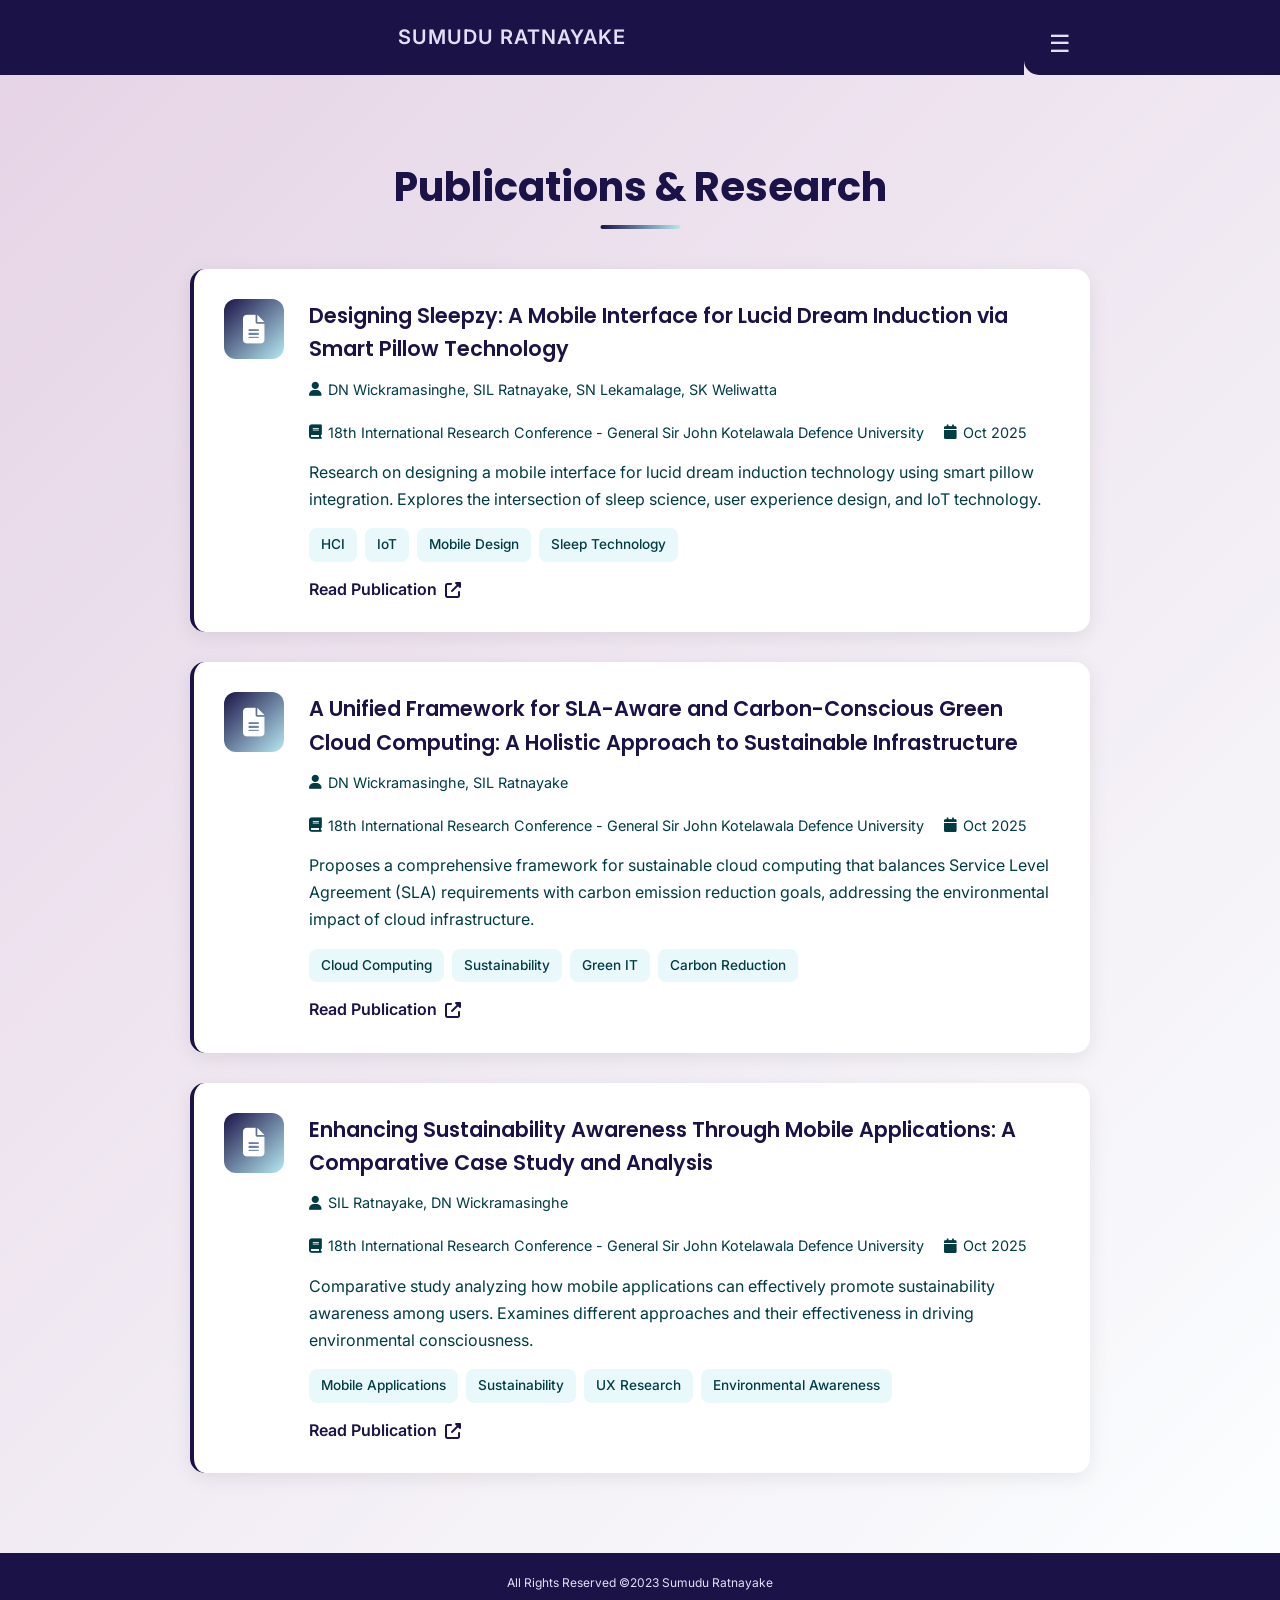
<file: research.html>
<!doctype html>
<html lang="en">

    <head>
        <title>Research | Sumudu Ratnayake</title>
        <meta charset="UTF-8">
		<meta name="viewport" content="width=device-width, initial-scale=1.0">
        <link href="portfolio.css" rel="stylesheet" type="text/css">
        <link rel="stylesheet" href="https://cdnjs.cloudflare.com/ajax/libs/font-awesome/6.4.0/css/all.min.css">
        <link href="https://fonts.googleapis.com/css2?family=Inter:wght@300;400;500;600;700&family=Poppins:wght@400;500;600;700&display=swap" rel="stylesheet">
        <script type="text/javascript" src="portfolio.js"></script>

    </head>

    <body style="margin: 0; padding: 0;">

        <nav id="page" style="position: fixed; top: 0; left: 0; right: 0; width: 100%; z-index: 1000;">
            <div class="logo">
                SUMUDU RATNAYAKE
            </div>
            <div id="ullist">
                <ul class="links">
                <input type="checkbox" id="toggle" />
                <label for="toggle" class="hamburger">&#9776;</label> 
                <div class="menu">
                    <li><a href="index.html">Home</a></li>
                    <li><a href="projects.html">Projects</a></li>
                    <li><a href="resume.html">Resume</a></li>
                    <li><a href="achievements.html">Achievements</a></li>
                    <li><a href="research.html">Research</a></li>
                    <li><a href="contact.html">Contact</a></li>
                </div>
                </ul>
            </div>
        </nav>

        <div id="publications" style="padding-top: 75px;">
            <div class="section-container">
                <h1 class="section-title">Publications & Research</h1>
                <div class="publications-list">
                    <div class="publication-card">
                        <div class="publication-icon"><i class="fas fa-file-alt"></i></div>
                        <div class="publication-content">
                            <h3>Designing Sleepzy: A Mobile Interface for Lucid Dream Induction via Smart Pillow Technology</h3>
                            <p class="publication-meta">
                                <span class="author"><i class="fas fa-user"></i> DN Wickramasinghe, SIL Ratnayake, SN Lekamalage, SK Weliwatta</span>
                                <span class="pub-venue"><i class="fas fa-book"></i> 18th International Research Conference - General Sir John Kotelawala Defence University</span>
                                <span class="pub-year"><i class="fas fa-calendar"></i> Oct 2025</span>
                            </p>
                            <p class="publication-abstract">
                                Research on designing a mobile interface for lucid dream induction technology using smart pillow integration. Explores the intersection of sleep science, user experience design, and IoT technology.
                            </p>
                            <div class="publication-tags">
                                <span class="pub-tag">HCI</span>
                                <span class="pub-tag">IoT</span>
                                <span class="pub-tag">Mobile Design</span>
                                <span class="pub-tag">Sleep Technology</span>
                            </div>
                            <a href="https://irc.kdu.ac.lk/2025/documents/2025/abstracts/irc25_abstract_book_foc.pdf" class="publication-link" target="_blank">
                                Read Publication <i class="fas fa-external-link-alt"></i>
                            </a>
                        </div>
                    </div>

                    <div class="publication-card">
                        <div class="publication-icon"><i class="fas fa-file-alt"></i></div>
                        <div class="publication-content">
                            <h3>A Unified Framework for SLA-Aware and Carbon-Conscious Green Cloud Computing: A Holistic Approach to Sustainable Infrastructure</h3>
                            <p class="publication-meta">
                                <span class="author"><i class="fas fa-user"></i> DN Wickramasinghe, SIL Ratnayake</span>
                                <span class="pub-venue"><i class="fas fa-book"></i> 18th International Research Conference - General Sir John Kotelawala Defence University</span>
                                <span class="pub-year"><i class="fas fa-calendar"></i> Oct 2025</span>
                            </p>
                            <p class="publication-abstract">
                                Proposes a comprehensive framework for sustainable cloud computing that balances Service Level Agreement (SLA) requirements with carbon emission reduction goals, addressing the environmental impact of cloud infrastructure.
                            </p>
                            <div class="publication-tags">
                                <span class="pub-tag">Cloud Computing</span>
                                <span class="pub-tag">Sustainability</span>
                                <span class="pub-tag">Green IT</span>
                                <span class="pub-tag">Carbon Reduction</span>
                            </div>
                            <a href="https://irc.kdu.ac.lk/2025/documents/2025/abstracts/irc25_abstract_book_foc.pdf" class="publication-link" target="_blank">
                                Read Publication <i class="fas fa-external-link-alt"></i>
                            </a>
                        </div>
                    </div>

                    <div class="publication-card">
                        <div class="publication-icon"><i class="fas fa-file-alt"></i></div>
                        <div class="publication-content">
                            <h3>Enhancing Sustainability Awareness Through Mobile Applications: A Comparative Case Study and Analysis</h3>
                            <p class="publication-meta">
                                <span class="author"><i class="fas fa-user"></i> SIL Ratnayake, DN Wickramasinghe</span>
                                <span class="pub-venue"><i class="fas fa-book"></i> 18th International Research Conference - General Sir John Kotelawala Defence University</span>
                                <span class="pub-year"><i class="fas fa-calendar"></i> Oct 2025</span>
                            </p>
                            <p class="publication-abstract">
                                Comparative study analyzing how mobile applications can effectively promote sustainability awareness among users. Examines different approaches and their effectiveness in driving environmental consciousness.
                            </p>
                            <div class="publication-tags">
                                <span class="pub-tag">Mobile Applications</span>
                                <span class="pub-tag">Sustainability</span>
                                <span class="pub-tag">UX Research</span>
                                <span class="pub-tag">Environmental Awareness</span>
                            </div>
                            <a href="https://irc.kdu.ac.lk/2025/documents/2025/abstracts/irc25_abstract_book_fmsh.pdf" class="publication-link" target="_blank">
                                Read Publication <i class="fas fa-external-link-alt"></i>
                            </a>
                        </div>
                    </div>
                </div>
            </div>
        </div>

        <div class="foot">
            <footer>
               All Rights Reserved ©2023 Sumudu Ratnayake
            </footer>
        </div>

    </body>
</html>
</file>
<file: portfolio.css>
* {
    margin: 0;
    padding: 0;
    box-sizing: border-box;
}

body {
    margin: 0;
    padding: 0;
    font-size: 16px;
    font-family: 'Inter', 'Segoe UI', sans-serif;
    line-height: 1.6;
    color: rgb(6, 6, 7);
    scroll-behavior: smooth;
    overflow-x: hidden;
}

h1 {
    font-family: 'Poppins', sans-serif;
    font-weight: 700;
}

h2, h3 {
    font-family: 'Poppins', sans-serif;
    font-weight: 600;
}

div{
    padding-left: 0;
    padding-right: 0;
}

.section-container {
    max-width: 1200px;
    margin: 0 auto;
    padding: 80px 40px;
    border: none;
}

.section-title {
    font-size: 2.5rem;
    text-align: center;
    margin-bottom: 50px;
    color: rgb(27, 19, 71);
    position: relative;
    display: inline-block;
    left: 50%;
    transform: translateX(-50%);
}

.section-title::after {
    content: '';
    position: absolute;
    bottom: -10px;
    left: 50%;
    transform: translateX(-50%);
    width: 80px;
    height: 4px;
    background: linear-gradient(to right, rgb(27, 19, 71), rgb(182, 233, 242));
    border-radius: 2px;
}

#ullist{
    list-style: none;
    background-color: rgb(27, 19, 71);
    width: 20%;
    color: azure;
    border-radius: 0px 0px 0px 15px;
    margin: 0;
    padding: 0;
    height: 75px;
    overflow: visible;
}

.menu {
    display: none;
    position: absolute;
    background-color: rgb(27, 19, 71);
    right: 0;
    top: 75px;
    text-align: left;
    padding-left: 20px;
    padding-right: 20px;
    padding-top: 20px;
    padding-bottom: 20px;
    line-height: 2.5em;
    font-size: 16px;
    width: 250px;
    border-radius: 0px 0px 0px 20px;
    z-index: 1001;
}

input[type=checkbox]:checked ~ .menu {
    display: block;
}

.menu li + li {
    margin-top: 10px;
}

ul{
    list-style: none;
    margin: 0;
    padding: 0;
}

#page{
    display: flex;
    z-index: 1000;
    box-shadow: none;
    margin: 0;
    padding: 0;
    min-height: 75px;
    overflow: visible;
}

.logo {
    width: 80%;
    height: 75px;
    background-color: rgb(27, 19, 71);
    color: rgb(226, 223, 247);
    padding: 0;
    margin: 0;
    font-size: 20px;
    font-weight: 600;
    letter-spacing: 1px;
    line-height: 75px;
    text-align: center;
    display: flex;
    align-items: center;
    justify-content: center;
}

.menu li {
    transition: all 0.3s ease;
}

.menu a:link{
    text-decoration: none;
    color: rgb(226, 223, 247);
    transition: all 0.3s ease;
    padding: 5px 10px;
    border-radius: 5px;
    display: inline-block;
}

.menu a:hover {
    background-color: rgba(182, 233, 242, 0.2);
    color: rgb(182, 233, 242);
    transform: translateX(5px);
}

.menu a:visited {
    color: rgb(226, 223, 247);
    text-decoration: none;
}

.hamburger {
    display: block;
    font-size: 24px;
    user-select: none;
    color: rgb(226, 223, 247);
    cursor: pointer;
    padding: 25px;
}

/* About Section */
#about{
    background: linear-gradient(135deg, rgb(182, 233, 242) 0%, rgb(251, 254, 255) 100%);
    min-height: 100vh;
    color: rgb(27, 19, 71);
    font-size: 17px;
    display: flex;
    align-items: center;
    margin: 0;
    padding: 0;
    border: none;
}

.about-content {
    display: grid;
    grid-template-columns: 1fr 1fr;
    gap: 60px;
    align-items: center;
    margin-top: 30px;
}

.about-text {
    padding-right: 20px;
}

.name-heading {
    font-size: 2rem;
    color: rgb(27, 19, 71);
    margin-bottom: 20px;
    font-weight: 600;
}

.aboutp {
    font-size: 1.1rem;
    line-height: 1.8;
    color: rgb(1, 60, 68);
}

.about-image {
    display: flex;
    justify-content: center;
    align-items: center;
}

.aboutpic {
    width: 100%;
    max-width: 400px;
    height: auto;
    border-radius: 20px;
    box-shadow: 0 20px 60px rgba(27, 19, 71, 0.2);
    transition: transform 0.3s ease;
}

.aboutpic:hover {
    transform: scale(1.05);
}

/* Projects Section */
#projects {
    background-color: rgb(251, 254, 255);
    min-height: 100vh;
}

.category-tabs {
    display: flex;
    justify-content: center;
    gap: 15px;
    flex-wrap: wrap;
    margin-bottom: 50px;
    position: relative;
    z-index: 1;
}

.tab-btn {
    padding: 12px 25px;
    border: 2px solid rgb(27, 19, 71);
    background-color: transparent;
    color: rgb(27, 19, 71);
    border-radius: 25px;
    cursor: pointer;
    font-size: 1rem;
    font-weight: 500;
    transition: all 0.3s ease;
    font-family: 'Inter', sans-serif;
    position: relative;
    z-index: 1;
}

.tab-btn:hover, .tab-btn.active {
    background-color: rgb(27, 19, 71);
    color: rgb(251, 254, 255);
    transform: translateY(-2px);
    box-shadow: 0 5px 15px rgba(27, 19, 71, 0.3);
}

.projects-grid {
    display: grid;
    grid-template-columns: repeat(auto-fit, minmax(300px, 1fr));
    gap: 30px;
    margin-top: 30px;
}

.project-card {
    background: white;
    border-radius: 15px;
    padding: 30px;
    box-shadow: 0 5px 20px rgba(0, 0, 0, 0.08);
    transition: all 0.3s ease;
    border: 1px solid rgba(182, 233, 242, 0.3);
}

.project-card:hover {
    transform: translateY(-10px);
    box-shadow: 0 15px 40px rgba(27, 19, 71, 0.15);
}

.project-icon {
    width: 60px;
    height: 60px;
    background: linear-gradient(135deg, rgb(27, 19, 71), rgb(182, 233, 242));
    border-radius: 12px;
    display: flex;
    align-items: center;
    justify-content: center;
    margin-bottom: 20px;
    font-size: 1.8rem;
    color: white;
}

.project-card h3 {
    font-size: 1.3rem;
    color: rgb(27, 19, 71);
    margin-bottom: 10px;
}

.project-category-tag {
    display: inline-block;
    padding: 5px 12px;
    background-color: rgba(182, 233, 242, 0.3);
    color: rgb(1, 60, 68);
    border-radius: 15px;
    font-size: 0.85rem;
    margin-bottom: 15px;
    font-weight: 500;
}

.project-date {
    display: block;
    color: rgb(1, 60, 68);
    font-size: 0.9rem;
    margin-bottom: 15px;
    opacity: 0.8;
    font-style: italic;
}

.project-date i {
    margin-right: 5px;
}

.project-card > p {
    color: rgb(1, 60, 68);
    line-height: 1.6;
    margin-bottom: 20px;
}

.project-tech {
    display: flex;
    gap: 8px;
    flex-wrap: wrap;
    margin-bottom: 20px;
}

.tech-tag {
    padding: 6px 12px;
    background-color: rgba(27, 19, 71, 0.1);
    color: rgb(27, 19, 71);
    border-radius: 8px;
    font-size: 0.85rem;
    font-weight: 500;
}

.project-link {
    color: rgb(27, 19, 71);
    text-decoration: none;
    font-weight: 600;
    display: inline-flex;
    align-items: center;
    gap: 8px;
    transition: all 0.3s ease;
}

.project-link:hover {
    color: rgb(182, 233, 242);
    gap: 12px;
}

/* Certifications Section */
#certifications {
    background: linear-gradient(135deg, rgb(251, 254, 255) 0%, rgb(229, 211, 229) 100%);
    min-height: 100vh;
}

.certifications-grid {
    display: grid;
    grid-template-columns: repeat(auto-fit, minmax(350px, 1fr));
    gap: 30px;
    margin-top: 30px;
}

.cert-card {
    background: white;
    border-radius: 15px;
    padding: 30px;
    display: flex;
    gap: 20px;
    box-shadow: 0 5px 20px rgba(0, 0, 0, 0.08);
    transition: all 0.3s ease;
    border-left: 4px solid rgb(27, 19, 71);
}

.cert-card:hover {
    transform: translateY(-5px);
    box-shadow: 0 15px 40px rgba(27, 19, 71, 0.15);
}

.cert-logo {
    flex-shrink: 0;
}

.cert-logo img {
    width: 100px;
    height: 100px;
    object-fit: contain;
}

.cert-icon {
    font-size: 4rem;
    color: rgb(27, 19, 71);
}

.cert-details h3 {
    font-size: 1.2rem;
    color: rgb(27, 19, 71);
    margin-bottom: 10px;
}

.cert-issuer, .cert-date {
    color: rgb(1, 60, 68);
    font-size: 0.95rem;
    margin-bottom: 8px;
    display: flex;
    align-items: center;
    gap: 8px;
}

.cert-id {
    color: rgb(1, 60, 68);
    font-size: 0.85rem;
    margin-bottom: 8px;
    font-style: italic;
    opacity: 0.8;
}

.cert-link {
    display: inline-flex;
    align-items: center;
    gap: 8px;
    color: rgb(27, 19, 71);
    text-decoration: none;
    font-weight: 600;
    margin-top: 10px;
    transition: all 0.3s ease;
}

.cert-link:hover {
    color: rgb(182, 233, 242);
}

/* Achievements Section */
#achievements {
    background-color: rgb(251, 254, 255);
    min-height: 100vh;
}

.timeline {
    position: relative;
    max-width: 900px;
    margin: 0 auto;
    padding: 20px 0;
}

.timeline::before {
    content: '';
    position: absolute;
    left: 50%;
    transform: translateX(-50%);
    width: 4px;
    height: 100%;
    background: linear-gradient(to bottom, rgb(27, 19, 71), rgb(182, 233, 242));
    border-radius: 2px;
}

.timeline-item {
    position: relative;
    margin-bottom: 50px;
    width: 50%;
    padding-right: 40px;
}

.timeline-item:nth-child(even) {
    left: 50%;
    padding-left: 40px;
    padding-right: 0;
}

.timeline-dot {
    position: absolute;
    width: 20px;
    height: 20px;
    background-color: rgb(27, 19, 71);
    border: 4px solid rgb(182, 233, 242);
    border-radius: 50%;
    top: 0;
    right: -10px;
    z-index: 1;
}

.timeline-item:nth-child(even) .timeline-dot {
    left: -10px;
}

.timeline-content {
    background: white;
    padding: 25px;
    border-radius: 15px;
    box-shadow: 0 5px 20px rgba(0, 0, 0, 0.08);
    transition: all 0.3s ease;
}

.timeline-content:hover {
    transform: scale(1.05);
    box-shadow: 0 15px 40px rgba(27, 19, 71, 0.15);
}

.timeline-icon {
    width: 50px;
    height: 50px;
    background: linear-gradient(135deg, rgb(27, 19, 71), rgb(182, 233, 242));
    border-radius: 10px;
    display: flex;
    align-items: center;
    justify-content: center;
    margin-bottom: 15px;
    font-size: 1.5rem;
    color: white;
}

.timeline-content h3 {
    font-size: 1.3rem;
    color: rgb(27, 19, 71);
    margin-bottom: 10px;
}

.timeline-date {
    color: rgb(1, 60, 68);
    font-size: 0.95rem;
    margin-bottom: 10px;
    display: flex;
    align-items: center;
    gap: 8px;
}

.timeline-content p {
    color: rgb(1, 60, 68);
    line-height: 1.6;
}

/* Publications Section */
#publications {
    background: linear-gradient(135deg, rgb(229, 211, 229) 0%, rgb(251, 254, 255) 100%);
    min-height: 100vh;
}

.publications-list {
    display: flex;
    flex-direction: column;
    gap: 30px;
    max-width: 900px;
    margin: 0 auto;
}

.publication-card {
    background: white;
    border-radius: 15px;
    padding: 30px;
    display: flex;
    gap: 25px;
    box-shadow: 0 5px 20px rgba(0, 0, 0, 0.08);
    transition: all 0.3s ease;
    border-left: 4px solid rgb(27, 19, 71);
}

.publication-card:hover {
    transform: translateX(10px);
    box-shadow: 0 15px 40px rgba(27, 19, 71, 0.15);
}

.publication-icon {
    width: 60px;
    height: 60px;
    background: linear-gradient(135deg, rgb(27, 19, 71), rgb(182, 233, 242));
    border-radius: 12px;
    display: flex;
    align-items: center;
    justify-content: center;
    font-size: 1.8rem;
    color: white;
    flex-shrink: 0;
}

.publication-content {
    flex: 1;
}

.publication-content h3 {
    font-size: 1.3rem;
    color: rgb(27, 19, 71);
    margin-bottom: 12px;
}

.publication-meta {
    display: flex;
    gap: 20px;
    flex-wrap: wrap;
    margin-bottom: 15px;
    font-size: 0.9rem;
    color: rgb(1, 60, 68);
}

.publication-meta span {
    display: flex;
    align-items: center;
    gap: 6px;
}

.publication-abstract {
    color: rgb(1, 60, 68);
    line-height: 1.7;
    margin-bottom: 15px;
}

.publication-tags {
    display: flex;
    gap: 8px;
    flex-wrap: wrap;
    margin-bottom: 15px;
}

.pub-tag {
    padding: 6px 12px;
    background-color: rgba(182, 233, 242, 0.3);
    color: rgb(1, 60, 68);
    border-radius: 8px;
    font-size: 0.85rem;
    font-weight: 500;
}

.publication-link {
    color: rgb(27, 19, 71);
    text-decoration: none;
    font-weight: 600;
    display: inline-flex;
    align-items: center;
    gap: 8px;
    transition: all 0.3s ease;
}

.publication-link:hover {
    color: rgb(182, 233, 242);
}



#home{
    color: rgb(27, 19, 71);
    margin: 0;
    padding: 0;
    height: 100vh;
    background-image: linear-gradient(rgba(173, 144, 179, 0.434), rgba(91, 144, 153, 0.407) ), url("gameredit.jpg");
    background-size: 120%;
    background-position: center center;
    background-repeat: no-repeat;
    font-weight: bold;
    text-align: center;
    animation: bgAnimation 15s ease-in-out infinite;
    line-height: 1.6;
    font-size: 25px;
    display: flex;
    flex-direction: column;
    justify-content: center;
    align-items: center;
}

#container{
    max-width: 960px;
    margin: auto;
    padding: 0 30px;
}

#showcase{
    display: flex;
    justify-content: center;
    align-items: center;
}

#showcase h1{
    font-size: 40px;
    text-decoration: none;
    line-height: 1.3;
    position: relative;
    animation: heading;
    animation-duration: 1500ms;
    animation-fill-mode: forwards;
}

@keyframes heading{
    0%{top: -50px;}
    100%{top: 200px;}
}

.content{
    position: relative;
    animation-name: content;
    animation-duration: 2s;
    animation-fill-mode: forwards;
}

@keyframes content{
    0%{left: -1000px;}
    100%{left: 0;}
}

@keyframes bgAnimation{
    0%{background-position: 0% center; }
    50%{background-position: 100% center; }
    100%{background-position: 0% center; }
}






  

nav.sticky{
    display: flex;
    justify-content: space-between;
    position: fixed;
    top: 0;
    left: 0;
    right: 0;
    width: 100%;
    z-index: 1000;
    margin: 0;
    padding: 0;
}

input[type=checkbox] {
    display: none;
}

/* Resume Section */
#resume{
    background: linear-gradient(135deg, rgb(251, 254, 255) 0%, rgb(229, 211, 229) 100%);
    color: rgb(1, 60, 68);
    min-height: 100vh;
}

.resume-content {
    display: grid;
    grid-template-columns: 300px 1fr;
    gap: 40px;
    margin-top: 30px;
}

.resume-sidebar {
    background: white;
    padding: 30px;
    border-radius: 15px;
    box-shadow: 0 5px 20px rgba(0, 0, 0, 0.08);
    height: fit-content;
}

.resume-section {
    margin-bottom: 30px;
}

.resume-section h3 {
    color: rgb(27, 19, 71);
    font-size: 1.1rem;
    margin-bottom: 15px;
    display: flex;
    align-items: center;
    gap: 10px;
    border-bottom: 2px solid rgb(182, 233, 242);
    padding-bottom: 10px;
}

.resume-section ul {
    list-style: none;
    padding: 0;
}

.resume-section ul li {
    color: rgb(1, 60, 68);
    padding: 8px 0;
    display: flex;
    align-items: center;
    gap: 8px;
}

.skills-container {
    display: flex;
    flex-wrap: wrap;
    gap: 8px;
}

.skill-badge {
    padding: 8px 15px;
    background: linear-gradient(135deg, rgb(27, 19, 71), rgb(182, 233, 242));
    color: white;
    border-radius: 20px;
    font-size: 0.9rem;
    font-weight: 500;
}

.resume-main {
    display: flex;
    flex-direction: column;
    gap: 30px;
}

.education-item {
    background: white;
    padding: 30px;
    border-radius: 15px;
    box-shadow: 0 5px 20px rgba(0, 0, 0, 0.08);
    border-left: 4px solid rgb(27, 19, 71);
    transition: all 0.3s ease;
}

.education-item:hover {
    transform: translateX(5px);
    box-shadow: 0 10px 30px rgba(27, 19, 71, 0.15);
}

.edu-header {
    display: flex;
    justify-content: space-between;
    align-items: flex-start;
    margin-bottom: 20px;
    flex-wrap: wrap;
    gap: 20px;
}

.edu-header h3 {
    color: rgb(27, 19, 71);
    font-size: 1.3rem;
    margin-bottom: 8px;
    display: flex;
    align-items: center;
    gap: 10px;
}

.edu-degree {
    color: rgb(1, 60, 68);
    font-size: 1.05rem;
    font-weight: 500;
}

.edu-meta {
    text-align: right;
}

.edu-date, .edu-location {
    color: rgb(1, 60, 68);
    font-size: 0.95rem;
    margin-bottom: 5px;
    display: flex;
    align-items: center;
    gap: 8px;
    justify-content: flex-end;
}

.edu-courses {
    margin-top: 15px;
}

.edu-courses p {
    color: rgb(1, 60, 68);
    margin-bottom: 10px;
}

.edu-courses ul {
    list-style: none;
    padding-left: 0;
    display: grid;
    grid-template-columns: repeat(auto-fit, minmax(200px, 1fr));
    gap: 10px;
}

.edu-courses ul li {
    color: rgb(1, 60, 68);
    padding: 8px 15px;
    background-color: rgba(182, 233, 242, 0.2);
    border-radius: 8px;
    display: flex;
    align-items: center;
}

.edu-courses ul li::before {
    content: '▹';
    color: rgb(27, 19, 71);
    font-weight: bold;
    margin-right: 8px;
}

.subjects-grid {
    display: grid;
    grid-template-columns: repeat(2, 1fr);
    gap: 15px;
    margin-top: 15px;
}

.subject-item {
    display: flex;
    justify-content: space-between;
    align-items: center;
    padding: 12px 15px;
    background-color: rgba(182, 233, 242, 0.15);
    border-radius: 10px;
}

.subject-name {
    color: rgb(1, 60, 68);
    font-weight: 500;
}

.subject-grade {
    padding: 6px 12px;
    background-color: rgb(27, 19, 71);
    color: white;
    border-radius: 8px;
    font-weight: 600;
}

.subjects-grid-ol {
    display: grid;
    grid-template-columns: repeat(3, 1fr);
    gap: 12px;
    margin-top: 15px;
}

.subjects-grid-ol .subject-item {
    flex-direction: column;
    gap: 8px;
    text-align: center;
    padding: 15px 10px;
}

.grade-a, .grade-b {
    padding: 6px 12px;
    border-radius: 8px;
    font-weight: 600;
    color: white;
}

.grade-a {
    background-color: rgb(27, 19, 71);
}

.grade-b {
    background-color: rgb(182, 233, 242);
    color: rgb(1, 60, 68);
}

th, td{
    padding-left: 10px;
}

#certs{
    padding-left: 10px;
}
/* Contact Section */    
#contactt{
    text-align: center;
    color: rgb(1, 60, 68);
    background-color: rgb(251, 254, 255);
    min-height: 100vh;
    display: flex;
    align-items: center;
}

#contactt .section-title {
    text-align: center;
    width: 100%;
}

.social-links {
    display: flex;
    justify-content: center;
    gap: 20px;
    margin-bottom: 50px;
}

.social-icon {
    width: 60px;
    height: 60px;
    border-radius: 50%;
    display: flex;
    align-items: center;
    justify-content: center;
    font-size: 1.5rem;
    color: white;
    transition: all 0.3s ease;
    text-decoration: none;
}

.social-icon.facebook {
    background: linear-gradient(135deg, #1877f2, #42b0ff);
}

.social-icon.github {
    background: linear-gradient(135deg, #333, #666);
}

.social-icon.linkedin {
    background: linear-gradient(135deg, #0077b5, #00a0dc);
}

.social-icon.youtube {
    background: linear-gradient(135deg, #ff0000, #ff4444);
}

.social-icon:hover {
    transform: translateY(-5px) scale(1.1);
    box-shadow: 0 10px 25px rgba(0, 0, 0, 0.2);
}

.contact-content {
    display: grid;
    grid-template-columns: 1fr 1fr;
    gap: 60px;
    max-width: 1000px;
    margin: 0 auto;
    text-align: left;
}

.contact-form {
    display: flex;
    flex-direction: column;
    gap: 20px;
}

.form-group {
    display: flex;
    flex-direction: column;
}

.form-input, .form-textarea {
    padding: 15px 20px;
    border: 2px solid rgba(27, 19, 71, 0.2);
    border-radius: 10px;
    font-size: 1rem;
    font-family: 'Inter', sans-serif;
    transition: all 0.3s ease;
    background-color: white;
}

.form-input:focus, .form-textarea:focus {
    outline: none;
    border-color: rgb(27, 19, 71);
    box-shadow: 0 0 0 3px rgba(182, 233, 242, 0.3);
}

.form-textarea {
    resize: vertical;
    min-height: 150px;
}

.submit-btn {
    padding: 15px 40px;
    background: linear-gradient(135deg, rgb(27, 19, 71), rgb(182, 233, 242));
    color: white;
    border: none;
    border-radius: 10px;
    font-size: 1.1rem;
    font-weight: 600;
    cursor: pointer;
    transition: all 0.3s ease;
    display: inline-flex;
    align-items: center;
    justify-content: center;
    gap: 10px;
    font-family: 'Poppins', sans-serif;
}

.submit-btn:hover {
    transform: translateY(-3px);
    box-shadow: 0 10px 30px rgba(27, 19, 71, 0.3);
}

.contact-info {
    display: flex;
    flex-direction: column;
    gap: 30px;
    justify-content: center;
}

.info-item {
    display: flex;
    align-items: flex-start;
    gap: 20px;
    padding: 25px;
    background: white;
    border-radius: 15px;
    box-shadow: 0 5px 20px rgba(0, 0, 0, 0.08);
    transition: all 0.3s ease;
}

.info-item:hover {
    transform: translateX(5px);
    box-shadow: 0 10px 30px rgba(27, 19, 71, 0.15);
}

.info-icon {
    width: 50px;
    height: 50px;
    background: linear-gradient(135deg, rgb(27, 19, 71), rgb(182, 233, 242));
    border-radius: 12px;
    display: flex;
    align-items: center;
    justify-content: center;
    font-size: 1.3rem;
    color: white;
    flex-shrink: 0;
}

.info-text h4 {
    color: rgb(27, 19, 71);
    font-size: 1.1rem;
    margin-bottom: 8px;
}

.info-text p, .info-text a {
    color: rgb(1, 60, 68);
    font-size: 1rem;
    text-decoration: none;
}

.info-text a:hover {
    color: rgb(182, 233, 242);
}

.namee{
    border: 3px solid rgb(1, 60, 68);
    border-radius: 4px;
    padding: 4px;
    padding-left: 10px;
    padding-right: 10px;
    resize: vertical;
}

.emaill{
    border: 3px solid rgb(1, 60, 68);
    border-radius: 4px;
    padding: 4px;
    padding-left: 10px;
    padding-right: 10px;
    resize: vertical;
}

.msg{
    border: 3px solid rgb(1, 60, 68);
    border-radius: 4px;
    padding: 4px;
    padding-left: 10px;
    padding-right: 10px;
    resize: vertical;
}

.send{
    border: 3px solid rgb(1, 60, 68);
    border-radius: 4px;
    color: rgb(27, 19, 71);
    background-color: rgb(251, 254, 255);
    padding: 10px;
    padding-left: 40px;
    padding-right: 40px;
    resize: vertical;
    font-size: 16px;
    font-family: 'Roboto Mono', monospace;
}

input[type=submit]:hover {
    background-color: rgb(27, 19, 71);
    color: rgb(251, 254, 255);
}

.allll{
    text-align: left
}
.allll a:link{
    color: rgb(27, 19, 71);;
}

.foot {
    text-align: center;
    bottom: 0;
    font-size: 12px;
    background-color: rgb(27, 19, 71);
    color: rgb(226, 223, 247);
    padding: 20px 0;
}

.download-btn {
    padding: 15px 40px;
    background: linear-gradient(135deg, rgb(27, 19, 71), rgb(182, 233, 242));
    color: white;
    border: none;
    border-radius: 10px;
    font-size: 1.1rem;
    font-weight: 600;
    cursor: pointer;
    transition: all 0.3s ease;
    display: inline-flex;
    align-items: center;
    justify-content: center;
    gap: 10px;
    font-family: 'Poppins', sans-serif;
    position: relative;
    z-index: 1;
}

.download-btn:hover {
    transform: translateY(-3px);
    box-shadow: 0 10px 30px rgba(27, 19, 71, 0.3);
}
  
/* APPLYING MEDIA QUERIES */

@media (max-width: 890px) {
    .about-content {
        grid-template-columns: 1fr;
        gap: 30px;
    }

    .about-text {
        padding-right: 0;
    }

    .resume-content {
        grid-template-columns: 1fr;
    }

    .contact-content {
        grid-template-columns: 1fr;
        gap: 40px;
    }

    .timeline::before {
        left: 30px;
    }

    .timeline-item {
        width: 100%;
        padding-left: 70px;
        padding-right: 0;
    }

    .timeline-item:nth-child(even) {
        left: 0;
        padding-left: 70px;
        padding-right: 0;
    }

    .timeline-dot {
        left: 20px;
        right: auto;
    }

    .timeline-item:nth-child(even) .timeline-dot {
        left: 20px;
    }
}


@media (max-width: 768px) {
    #ullist{
        border-radius: 0px 0px 0px 0px;
    }

    .menu {
      display:none;
      position: absolute;
      background-color: rgb(27, 19, 71);
      right: 0;
      text-align: left;
      padding-left: 20px;
      padding-right: 20px;
      height: auto;
      padding-bottom: 20px;
      width: 250px;
    }
  
    .menu li:hover {
      display: inline-block;
      background-color: rgb(27, 19, 71);
      transition: 0.3s ease;
    }
  
    .menu li + li {
      margin-top: 10px;
    }
  
    input[type=checkbox]:checked ~ .menu {
      display: block;
      border-radius: 0px 0px 20px 20px;
    }
  
    .hamburger {
      display: block;
      padding: 25px;
    }

    .section-container {
        padding: 60px 20px;
    }

    .section-title {
        font-size: 2rem;
    }

    .projects-grid {
        grid-template-columns: 1fr;
    }

    .certifications-grid {
        grid-template-columns: 1fr;
    }

    .publication-card {
        flex-direction: column;
    }

    .subjects-grid {
        grid-template-columns: 1fr;
    }

    .subjects-grid-ol {
        grid-template-columns: repeat(2, 1fr);
    }

    .edu-header {
        flex-direction: column;
    }

    .edu-meta {
        text-align: left;
    }

    .edu-date, .edu-location {
        justify-content: flex-start;
    }

    .category-tabs {
        gap: 10px;
    }

    .tab-btn {
        padding: 10px 18px;
        font-size: 0.9rem;
    }
}
  
@media screen and (max-width: 600px) {
    
    .col-25, .col-75, input[type=text] {
        width: 60%;
        margin-top: 3px;
    }
    
    .adju {
        display: inline-block;
    }

    .msg{
        width: 70%;
    }

    .send{
        width: 60%;
        font-size: 12px;
        text-align: center;
    }

    .tabb1{
        width: 100%;
        display: inline-block;
        font-size: 8px;
    }

    .foot{
        font-size: 8px;
    }

    #home{
        height: 100vh;
    }

    .logo {
        height: 60px;
        font-size: 14px;
        padding-top: 8px;
        padding-bottom: 5px;
    }

    .hamburger {
        font-size: 20px;
        padding: 18px;
    }

    .section-title {
        font-size: 1.8rem;
    }

    .social-icon {
        width: 50px;
        height: 50px;
        font-size: 1.2rem;
    }

    .subjects-grid-ol {
        grid-template-columns: 1fr;
    }

    .timeline-item {
        padding-left: 60px;
    }

    .timeline-item:nth-child(even) {
        padding-left: 60px;
    }
}
</file>
